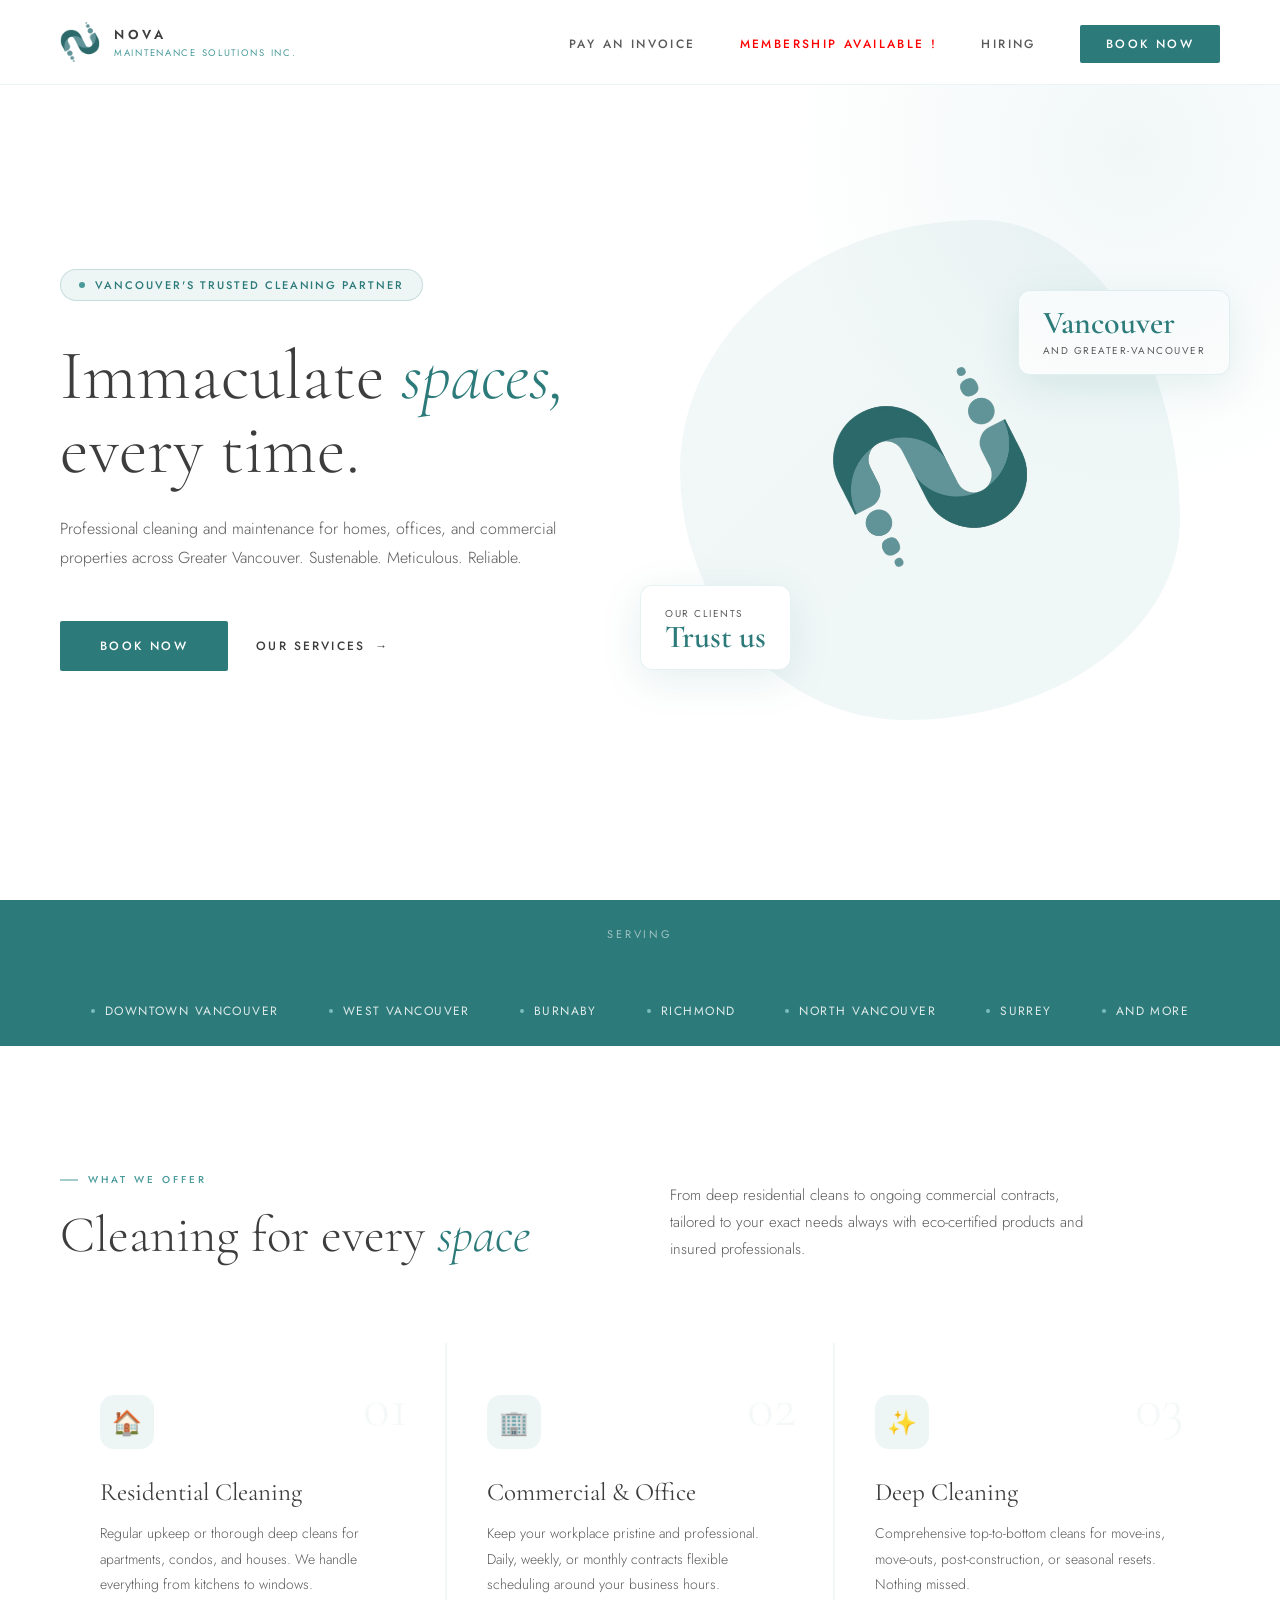
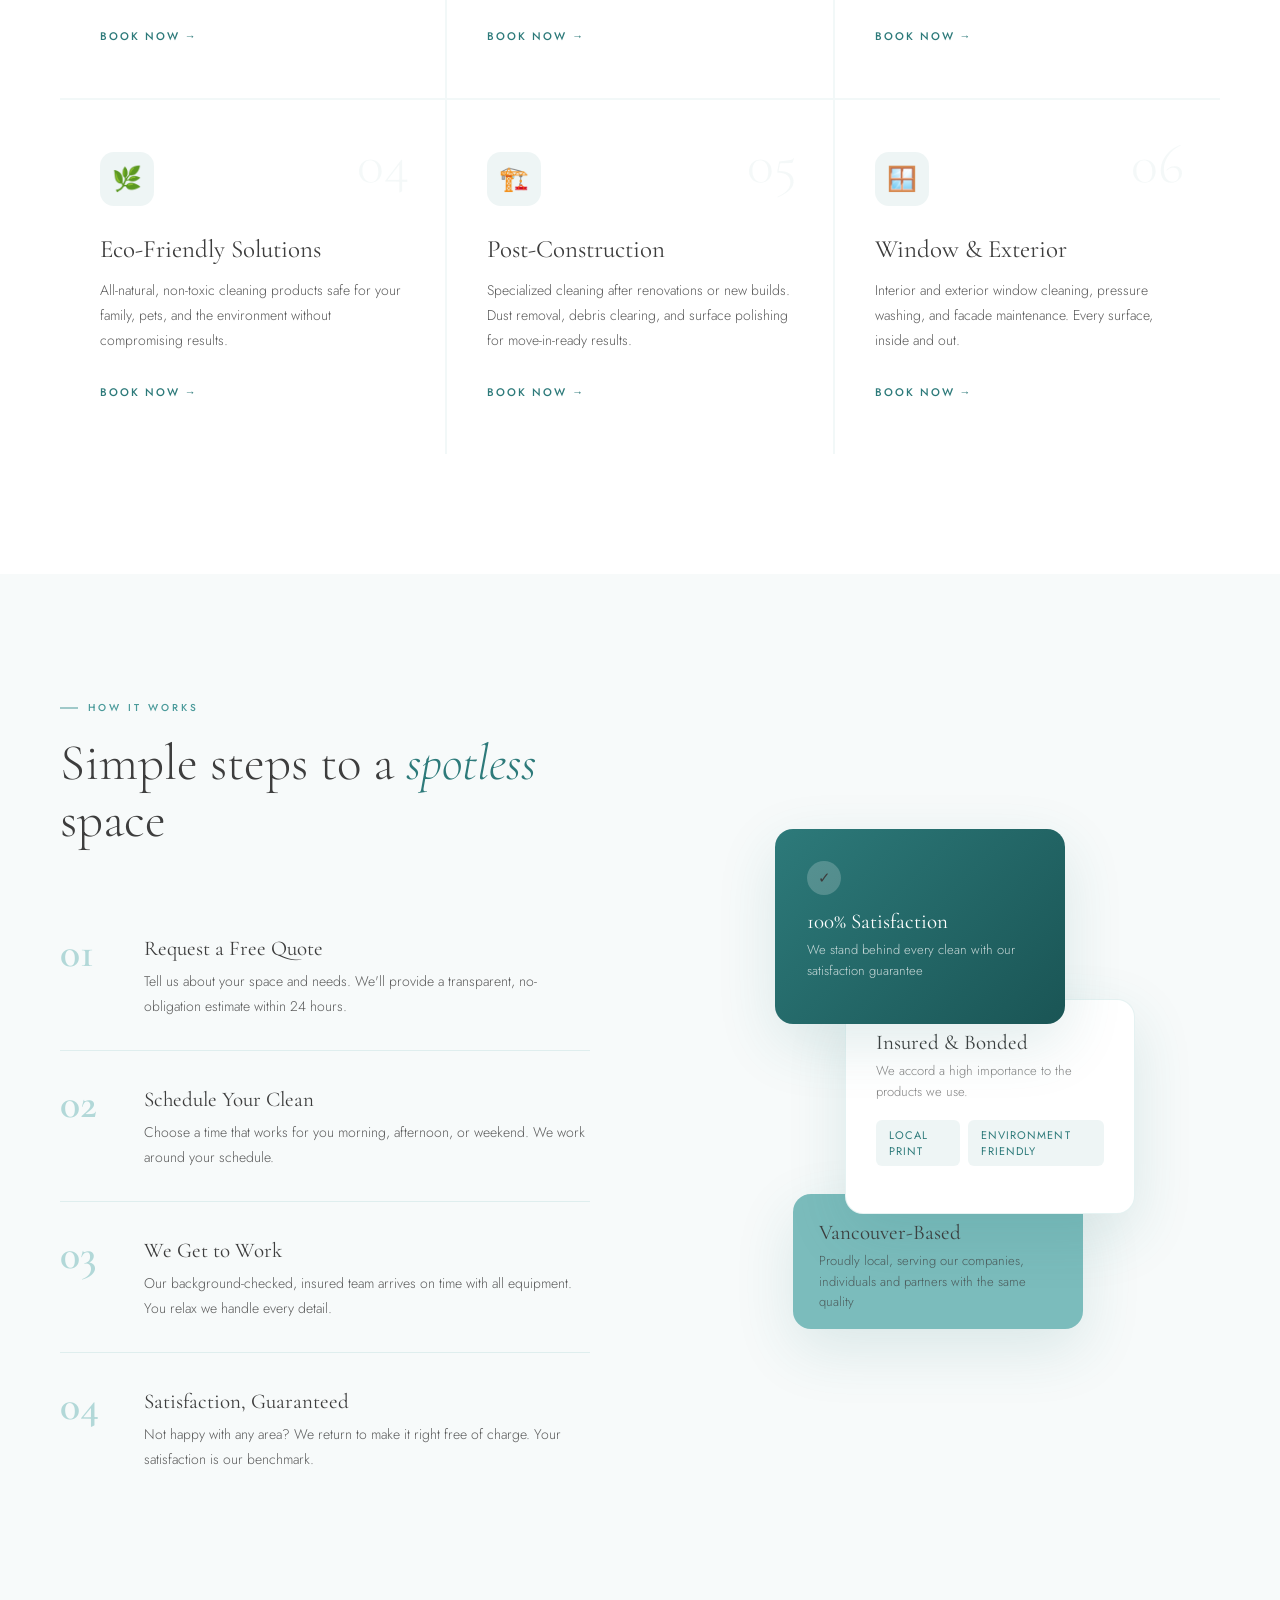
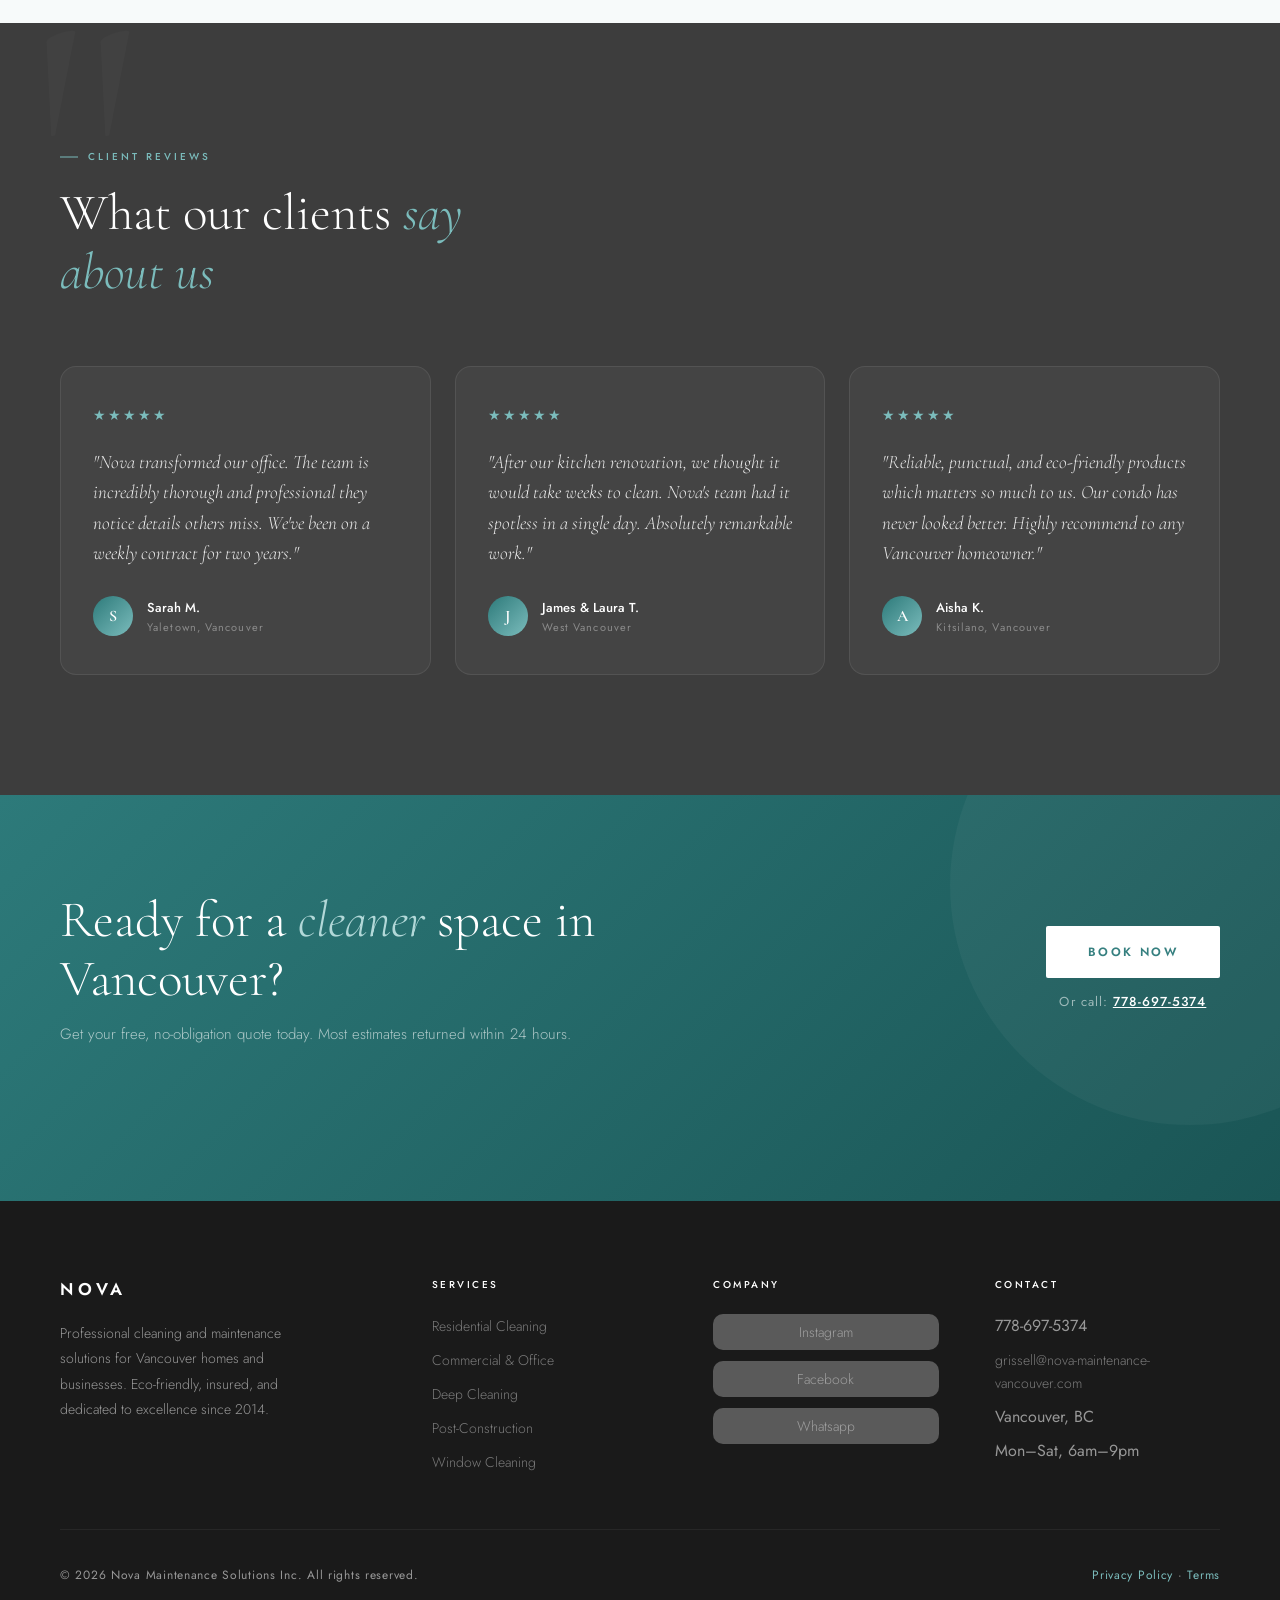
<file: index.html>
<!DOCTYPE html>
<html lang="en">

<head>
  <meta charset="UTF-8">
  <meta name="viewport" content="width=device-width, initial-scale=1.0">
  <meta name="description"
    content="Professional cleaning and maintenance for homes, offices, and commercial properties across Greater Vancouver. Sustenable. Meticulous. Reliable.">
  <title>Nova Maintenance Solutions Inc. | Vancouver</title>

  <link rel="stylesheet" href="./assets/style.css">
  <!-- Standard favicons -->
  <link rel="icon" type="image/png" sizes="16x16" href="./assets/favicon/favicon-16x16.png">
  <link rel="icon" type="image/png" sizes="32x32" href="./assets/favicon/favicon-32x32.png">
  <link rel="shortcut icon" type="image/x-icon" href="./assets/favicon/favicon.ico"> <!-- fallback -->

  <!-- Apple devices -->
  <link rel="apple-touch-icon" sizes="180x180" href="./assets/favicon/apple-touch-icon.png">
  <link rel="apple-touch-icon" sizes="152x152" href="./assets/favicon/apple-touch-icon-152x152.png">
  <link rel="apple-touch-icon" sizes="120x120" href="./assets/favicon/apple-touch-icon-120x120.png">
  <link rel="apple-touch-icon" sizes="76x76" href="./assets/favicon/apple-touch-icon-76x76.png">

  <!-- Android / PWA -->
  <link rel="manifest" href="./assets/favicon/site.webmanifest">
  <meta name="theme-color" content="#ffffff"> <!-- sets mobile browser toolbar color -->


  <!-- Windows / Microsoft Tiles -->
  <meta name="msapplication-TileColor" content="#2b5797">
  <meta name="msapplication-TileImage" content="/mstile-150x150.png">
  <link
    href="https://fonts.googleapis.com/css2?family=Cormorant+Garamond:wght@300;400;600&family=Jost:wght@200;300;400;500;600&display=swap"
    rel="stylesheet">

  <!-- Google Tag Manager -->
  <script>(function (w, d, s, l, i) {
      w[l] = w[l] || []; w[l].push({
        'gtm.start':
          new Date().getTime(), event: 'gtm.js'
      }); var f = d.getElementsByTagName(s)[0],
        j = d.createElement(s), dl = l != 'dataLayer' ? '&l=' + l : ''; j.async = true; j.src =
          'https://www.googletagmanager.com/gtm.js?id=' + i + dl; f.parentNode.insertBefore(j, f);
    })(window, document, 'script', 'dataLayer', 'GTM-MHZZBN6B');</script>
  <!-- End Google Tag Manager -->
  <!-- Google tag (gtag.js) -->
  <script async src="https://www.googletagmanager.com/gtag/js?id=G-G107GQPG18"></script>
  <script>
    window.dataLayer = window.dataLayer || [];
    function gtag() { dataLayer.push(arguments); }
    gtag('js', new Date());

    gtag('config', 'G-G107GQPG18');
  </script>
</head>

<body>
  <nav id="navbar">
    <a href="#" class="nav-logo">
      <img src="./nova_logo.svg" width="40" height="40" alt="">
      <div class="nav-logo-text">
        <span>NOVA</span>
        <span>Maintenance Solutions Inc.</span>
      </div>
    </a>

    <ul class="nav-links">
      <li><a href="https://buy.stripe.com/14A5kE2o011HdVOa8f9ws00">Pay an invoice</a></li>
      <li><a href="https://forms.gle/LwBgo2q9eRAqD328A" class="membership">Membership available !</a></li>
      <li><a href="https://tally.so/r/xXNeq5">Hiring</a></li>
      <li><a href="#contact" class="nav-cta">Book now</a></li>
    </ul>

    <button class="burger menu" id="burgerBtn" type="button" aria-label="Toggle menu" aria-expanded="false">
      <span class="bar"></span>
      <span class="bar"></span>
      <span class="bar"></span>
    </button>
  </nav>


  <section class="hero">
    <div class="hero-content">
      <div class="hero-badge"><span class="dot"></span><span>Vancouver's Trusted Cleaning Partner</span></div>
      <h1>Immaculate <em>spaces,</em> every time.</h1>
      <p>Professional cleaning and maintenance for homes, offices, and commercial properties across Greater Vancouver.
        Sustenable. Meticulous. Reliable.</p>
      <div class="hero-actions">
        <a href="#contact" class="btn-primary">Book now</a>
        <a href="#services" class="btn-ghost">Our Services<span>→</span></a>
      </div>
    </div>
    <div class="hero-visual">
      <div class="hero-blob">
        <div class="hero-logo-large">
          <img src="./nova_logo.svg" width="200" height="200" alt="">
        </div>
      </div>
      <div class="hero-stat s1">
        <div class="stat-label">Our Clients</div>
        <div class="stat-num">Trust us</div>
      </div>
      <div class="hero-stat s2">
        <div class="stat-num">Vancouver</div>
        <div class="stat-label">and Greater-Vancouver</div>
      </div>
    </div>
  </section>

  <div class="trusted">
    <span class="trusted-label">Serving</span>
    <div class="trusted-items">
      <div class="trusted-item">Downtown Vancouver</div>
      <div class="trusted-item">West Vancouver</div>
      <div class="trusted-item">Burnaby</div>
      <div class="trusted-item">Richmond</div>
      <div class="trusted-item">North Vancouver</div>
      <div class="trusted-item">Surrey</div>
      <div class="trusted-item">and more</div>
    </div>
  </div>

  <section class="services" id="services">
    <div class="section-header reveal">
      <div>
        <div class="section-tag">What We Offer</div>
        <h2>Cleaning for every <em>space</em></h2>
      </div>
      <p class="section-desc">From deep residential cleans to ongoing commercial contracts, tailored to your exact needs

        always with eco-certified products and insured professionals.</p>
    </div>
    <div class="services-grid">
      <div class="service-card reveal">
        <div class="svc-num">01</div>
        <div class="svc-icon">🏠</div>
        <h3>Residential Cleaning</h3>
        <p>Regular upkeep or thorough deep cleans for apartments, condos, and houses. We handle everything from kitchens
          to windows.</p>
        <a href="#contact" class="svc-link">Book Now →</a>
      </div>
      <div class="service-card reveal">
        <div class="svc-num">02</div>
        <div class="svc-icon">🏢</div>
        <h3>Commercial & Office</h3>
        <p>Keep your workplace pristine and professional. Daily, weekly, or monthly contracts
          flexible scheduling
          around your business hours.</p>
        <a href="#contact" class="svc-link">Book Now →</a>
      </div>
      <div class="service-card reveal">
        <div class="svc-num">03</div>
        <div class="svc-icon">✨</div>
        <h3>Deep Cleaning</h3>
        <p>Comprehensive top-to-bottom cleans for move-ins, move-outs, post-construction, or seasonal resets. Nothing
          missed.</p>
        <a href="#contact" class="svc-link">Book Now →</a>
      </div>
      <div class="service-card reveal">
        <div class="svc-num">04</div>
        <div class="svc-icon">🌿</div>
        <h3>Eco-Friendly Solutions</h3>
        <p>All-natural, non-toxic cleaning products safe for your family, pets, and the environment
          without
          compromising results.</p>
        <a href="#contact" class="svc-link">Book Now →</a>
      </div>
      <div class="service-card reveal">
        <div class="svc-num">05</div>
        <div class="svc-icon">🏗️</div>
        <h3>Post-Construction</h3>
        <p>Specialized cleaning after renovations or new builds. Dust removal, debris clearing, and surface polishing
          for move-in-ready results.</p>
        <a href="#contact" class="svc-link">Book Now →</a>
      </div>
      <div class="service-card reveal">
        <div class="svc-num">06</div>
        <div class="svc-icon">🪟</div>
        <h3>Window & Exterior</h3>
        <p>Interior and exterior window cleaning, pressure washing, and facade maintenance. Every surface, inside and
          out.</p>
        <a href="#contact" class="svc-link">Book Now →</a>
      </div>
    </div>
  </section>

  <section class="process" id="process">
    <div class="process-grid">
      <div>
        <div class="section-tag reveal">How It Works</div>
        <p class="process-h2 reveal">Simple steps to a <em>spotless</em> space</p>
        <div>
          <div class="step reveal">
            <div class="step-num">01</div>
            <div>
              <h4>Request a Free Quote</h4>
              <p>Tell us about your space and needs. We'll provide a transparent, no-obligation estimate within 24
                hours.</p>
            </div>
          </div>
          <div class="step reveal">
            <div class="step-num">02</div>
            <div>
              <h4>Schedule Your Clean</h4>
              <p>Choose a time that works for you
                morning, afternoon, or weekend. We work around your schedule.</p>
            </div>
          </div>
          <div class="step reveal">
            <div class="step-num">03</div>
            <div>
              <h4>We Get to Work</h4>
              <p>Our background-checked, insured team arrives on time with all equipment. You relax
                we handle every
                detail.</p>
            </div>
          </div>
          <div class="step reveal">
            <div class="step-num">04</div>
            <div>
              <h4>Satisfaction, Guaranteed</h4>
              <p>Not happy with any area? We return to make it right
                free of charge. Your satisfaction is our
                benchmark.</p>
            </div>
          </div>
        </div>
      </div>
      <div style="display:flex;justify-content:center;align-items:center;" class="reveal">
        <div class="process-cards">
          <div class="pcard">
            <div class="pcard-check">✓</div>
            <h5>100% Satisfaction</h5>
            <p>We stand behind every clean with our satisfaction guarantee</p>
          </div>
          <div class="pcard">
            <h5 style="color:var(--charcoal);">Insured & Bonded</h5>
            <p style="color:var(--charcoal-light);">We accord a high importance to the products we use.</p>
            <div class="badge-row">
              <div class="badge">LOCAL PRINT</div>
              <div class="badge">ENVIRONMENT FRIENDLY</div>
            </div>
          </div>
          <div class="pcard">
            <h5 style="color:var(--charcoal);">Vancouver-Based</h5>
            <p style="color:var(--charcoal);">Proudly local, serving our companies, individuals and partners with the
              same quality</p>
          </div>
        </div>
      </div>
    </div>
  </section>

  <section class="testimonials" id="testimonials">
    <div class="section-tag testi-tag reveal">Client Reviews</div>
    <p class="testi-h2 reveal">What our clients <em>say about us</em></p>
    <div class="testi-grid">
      <div class="tcard reveal">
        <div class="stars">★★★★★</div>
        <blockquote>"Nova transformed our office. The team is incredibly thorough and professional
          they notice details
          others miss. We've been on a weekly contract for two years."</blockquote>
        <div class="tauthor">
          <div class="tavatar">S</div>
          <div>
            <div class="tname">Sarah M.</div>
            <div class="tloc">Yaletown, Vancouver</div>
          </div>
        </div>
      </div>
      <div class="tcard reveal">
        <div class="stars">★★★★★</div>
        <blockquote>"After our kitchen renovation, we thought it would take weeks to clean. Nova's team had it spotless
          in a single day. Absolutely remarkable work."</blockquote>
        <div class="tauthor">
          <div class="tavatar">J</div>
          <div>
            <div class="tname">James & Laura T.</div>
            <div class="tloc">West Vancouver</div>
          </div>
        </div>
      </div>
      <div class="tcard reveal">
        <div class="stars">★★★★★</div>
        <blockquote>"Reliable, punctual, and eco-friendly products which matters so much to us. Our condo has never
          looked better. Highly recommend to any Vancouver homeowner."</blockquote>
        <div class="tauthor">
          <div class="tavatar">A</div>
          <div>
            <div class="tname">Aisha K.</div>
            <div class="tloc">Kitsilano, Vancouver</div>
          </div>
        </div>
      </div>
    </div>
  </section>

  <section class="cta-banner" id="contact">
    <div>
      <p class="cta-h2">Ready for a <em>cleaner</em> space in Vancouver?</p>
      <p class="cta-sub">Get your free, no-obligation quote today. Most estimates returned within 24 hours.</p>
    </div>
    <div class="cta-right">
      <a href="https://cal.com/nova-maintenance-vancouver/booking" class="btn-white">BOOK NOW</a>
      <p class="cta-phone">Or call: <strong><a href="tel:+17786975374">778-697-5374</a></strong></p>
    </div>
    <stripe-buy-button id="pay" buy-button-id="buy_btn_1TMa1bJa7tEngCB6jFcuKD1P"
      publishable-key="pk_test_51TGjArJa7tEngCB6yQkMxNMtyNJf1JLLPtRGJIQvcXbohtfhihAlumvIOP6xcRxsHTmIoyOgvZyV50QxqzBKzHAW00U4d64BPt">
    </stripe-buy-button>
  </section>



  <footer>
    <div class="footer-top">
      <div class="fbrand">
        <div class="fbrand-name">NOVA</div>
        <p>Professional cleaning and maintenance solutions for Vancouver homes and businesses. Eco-friendly, insured,
          and dedicated to excellence since 2014.</p>
      </div>
      <div class="fcol">
        <h6>Services</h6>
        <ul>
          <li><a href="#">Residential Cleaning</a></li>
          <li><a href="#">Commercial & Office</a></li>
          <li><a href="#">Deep Cleaning</a></li>
          <li><a href="#">Post-Construction</a></li>
          <li><a href="#">Window Cleaning</a></li>
        </ul>
      </div>
      <div class="fcol">
        <h6>Company</h6>
        <ul class="social-networks">
          <li><a
              href="https://www.instagram.com/nova_maintenance_?igsh=MWc1Nm84YzI4OXcweg%3D%3D&utm_source=qr">Instagram</a>
          </li>
          <li><a href="https://www.facebook.com/people/Nova-Maintenance-Solutions-Inc/61586247852548/">Facebook</a></li>
          <li><a
              href="https://wa.me/17786975374?text=Hello%2C%20I%20am%20contacting%20you%20from%20your%20website%20and%20I%20am%20interested%20in%20your%20services.">Whatsapp</a>
          </li>
        </ul>
      </div>
      <div class="fcol">
        <h6>Contact</h6>
        <ul>
          <li><a href="tel:+17786975374"></a>778-697-5374</li>
          <li><a href="mailto:grissell@nova-maintenance-vancouver.com">grissell@nova-maintenance-vancouver.com</a></li>
          <li>Vancouver, BC</li>
          <li>Mon–Sat, 6am–9pm</li>
        </ul>
      </div>
    </div>
    <div class="footer-btm">
      <span>© 2026 Nova Maintenance Solutions Inc. All rights reserved.</span>
      <span><a href="#">Privacy Policy</a> · <a href="#">Terms</a></span>
    </div>
  </footer>
  <script src="./assets/index.js" defer>
  </script>
  <!-- Google Tag Manager (noscript) -->
  <noscript><iframe src="https://www.googletagmanager.com/ns.html?id=GTM-MHZZBN6B" height="0" width="0"
      style="display:none;visibility:hidden"></iframe></noscript>
  <!-- End Google Tag Manager (noscript) -->
</body>

</html>
</file>
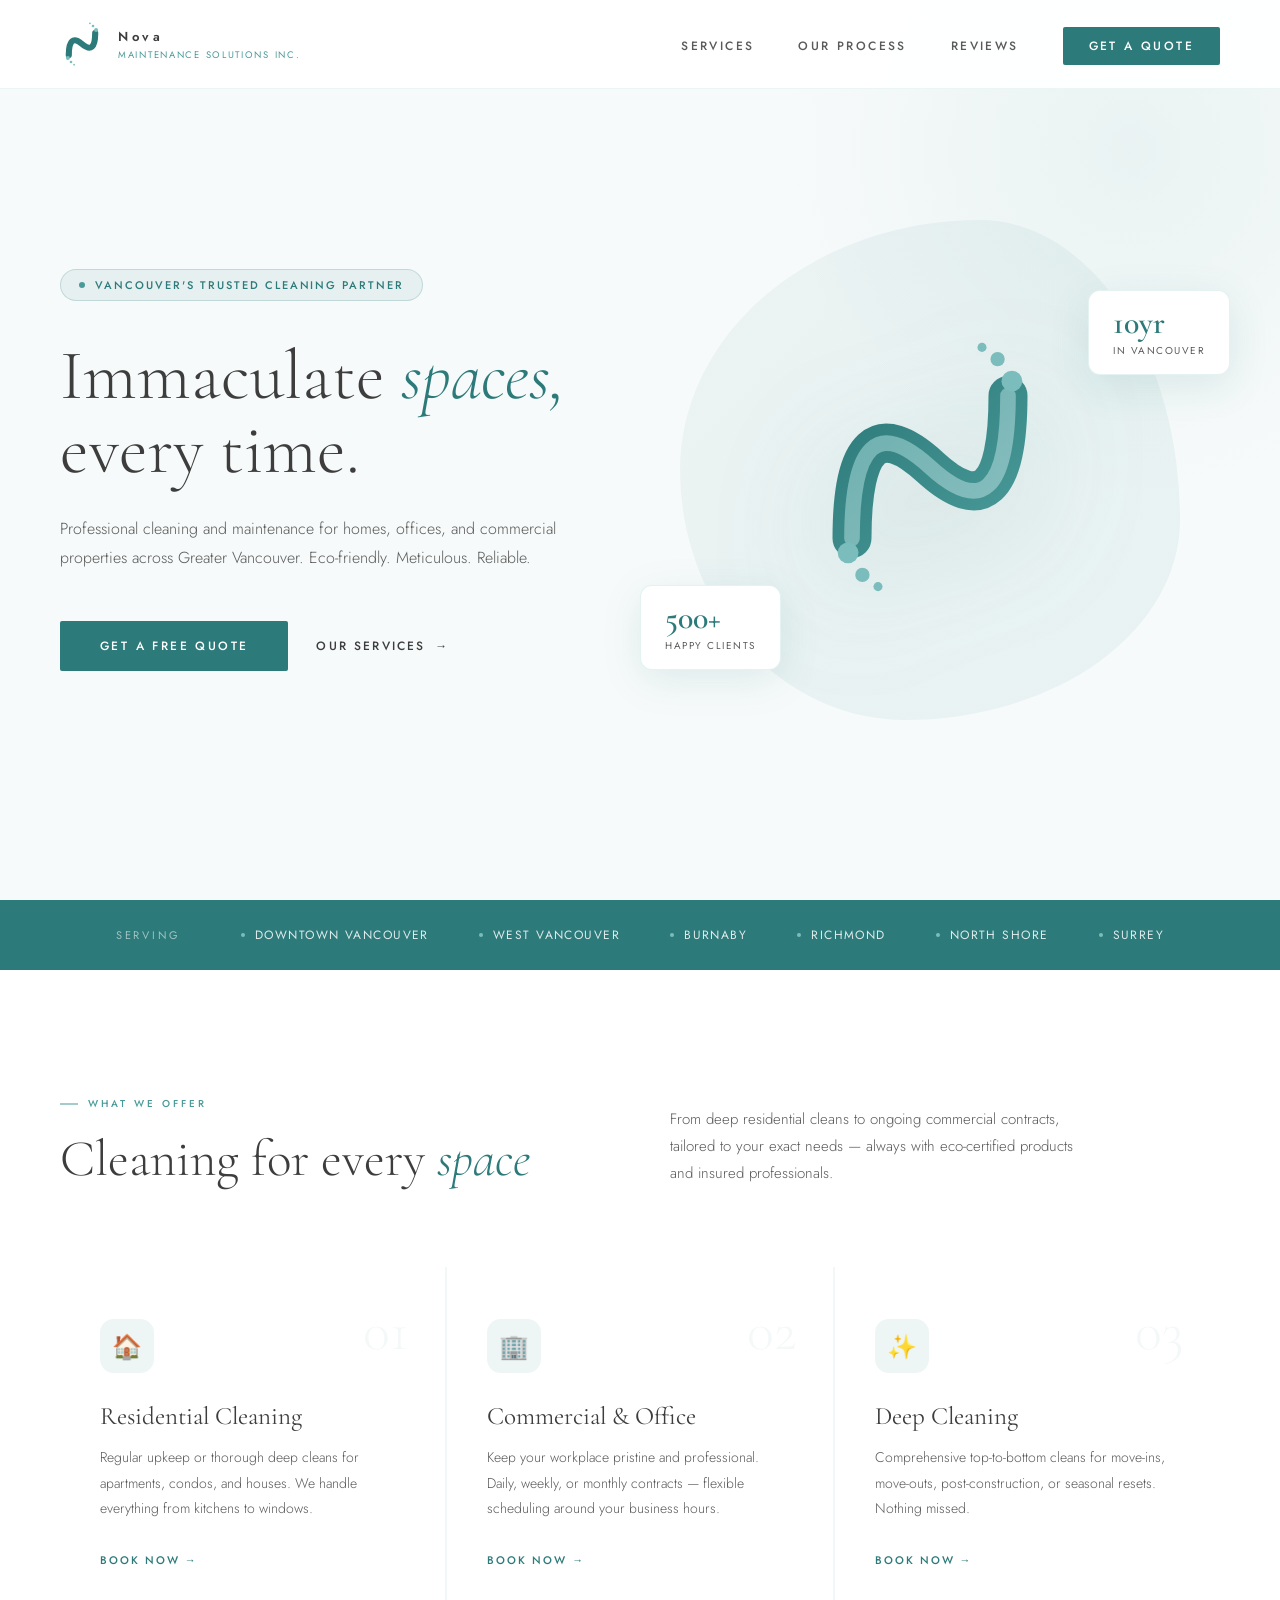
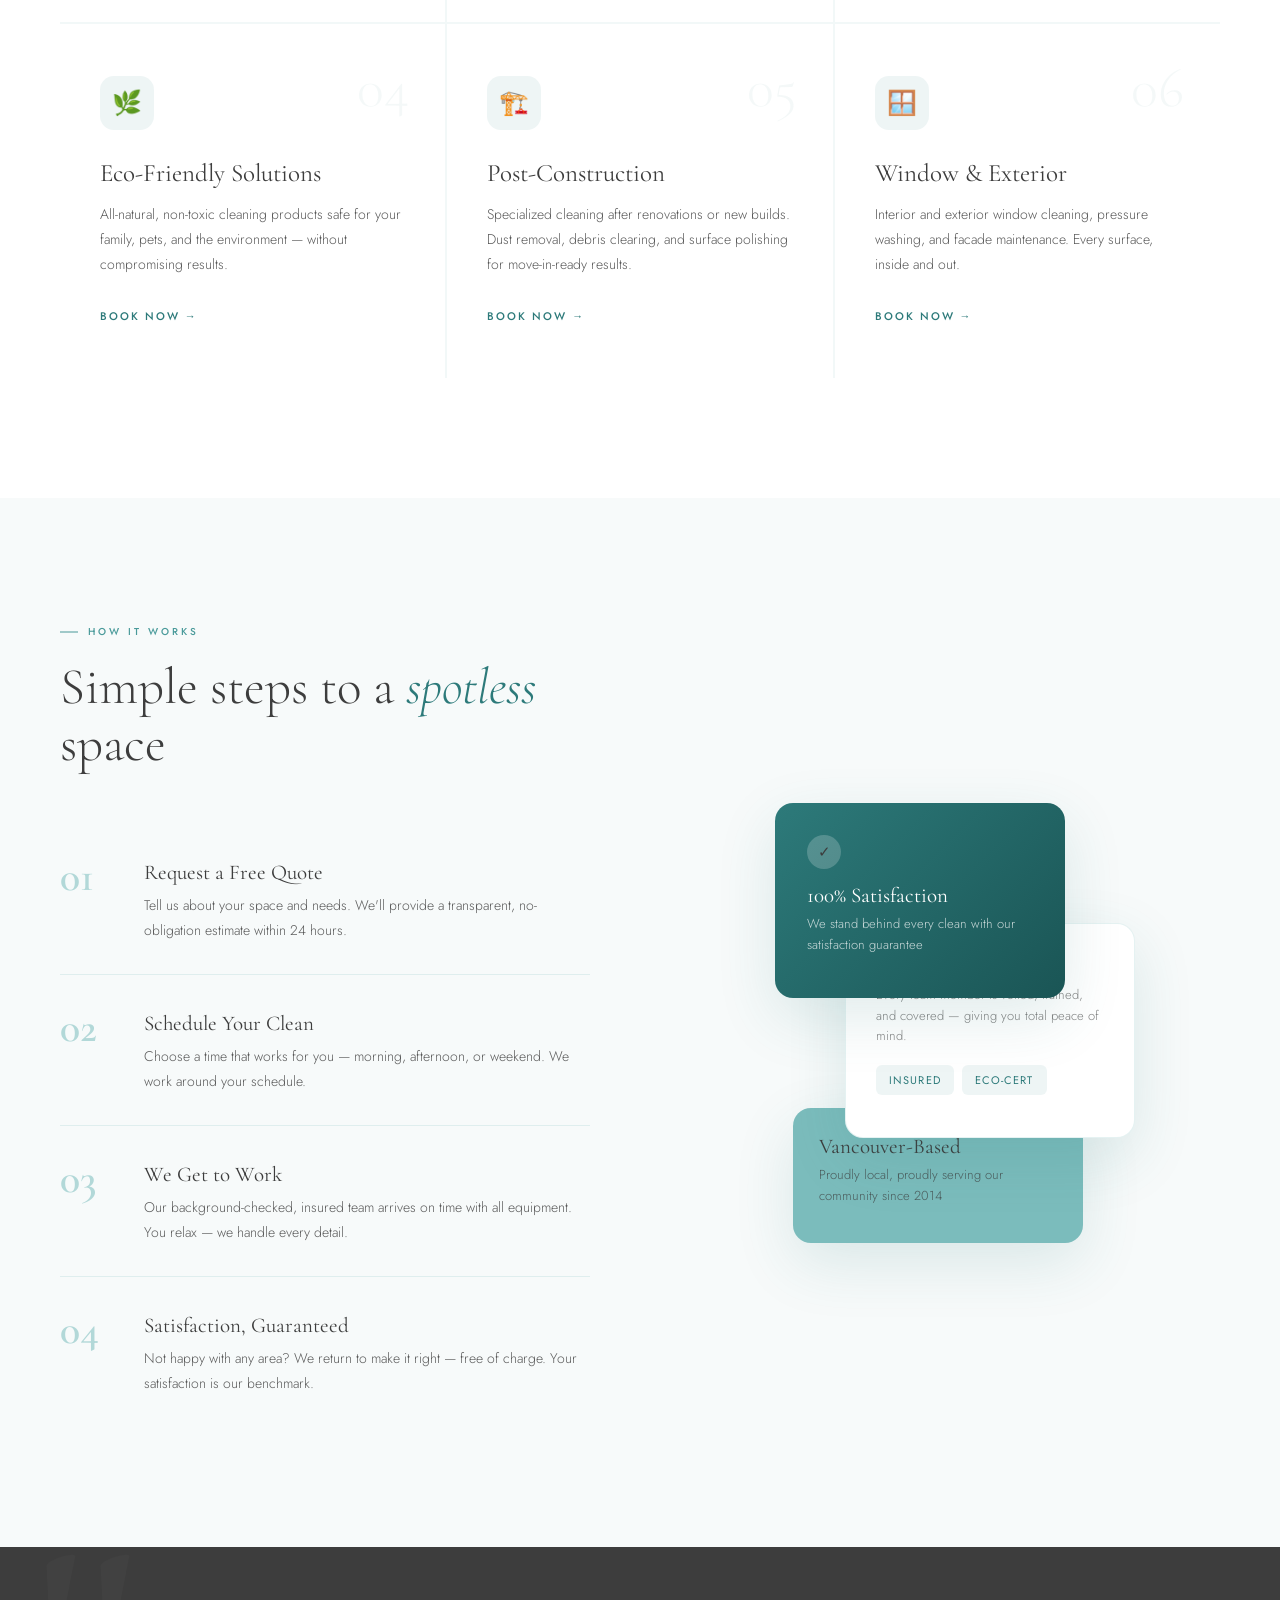
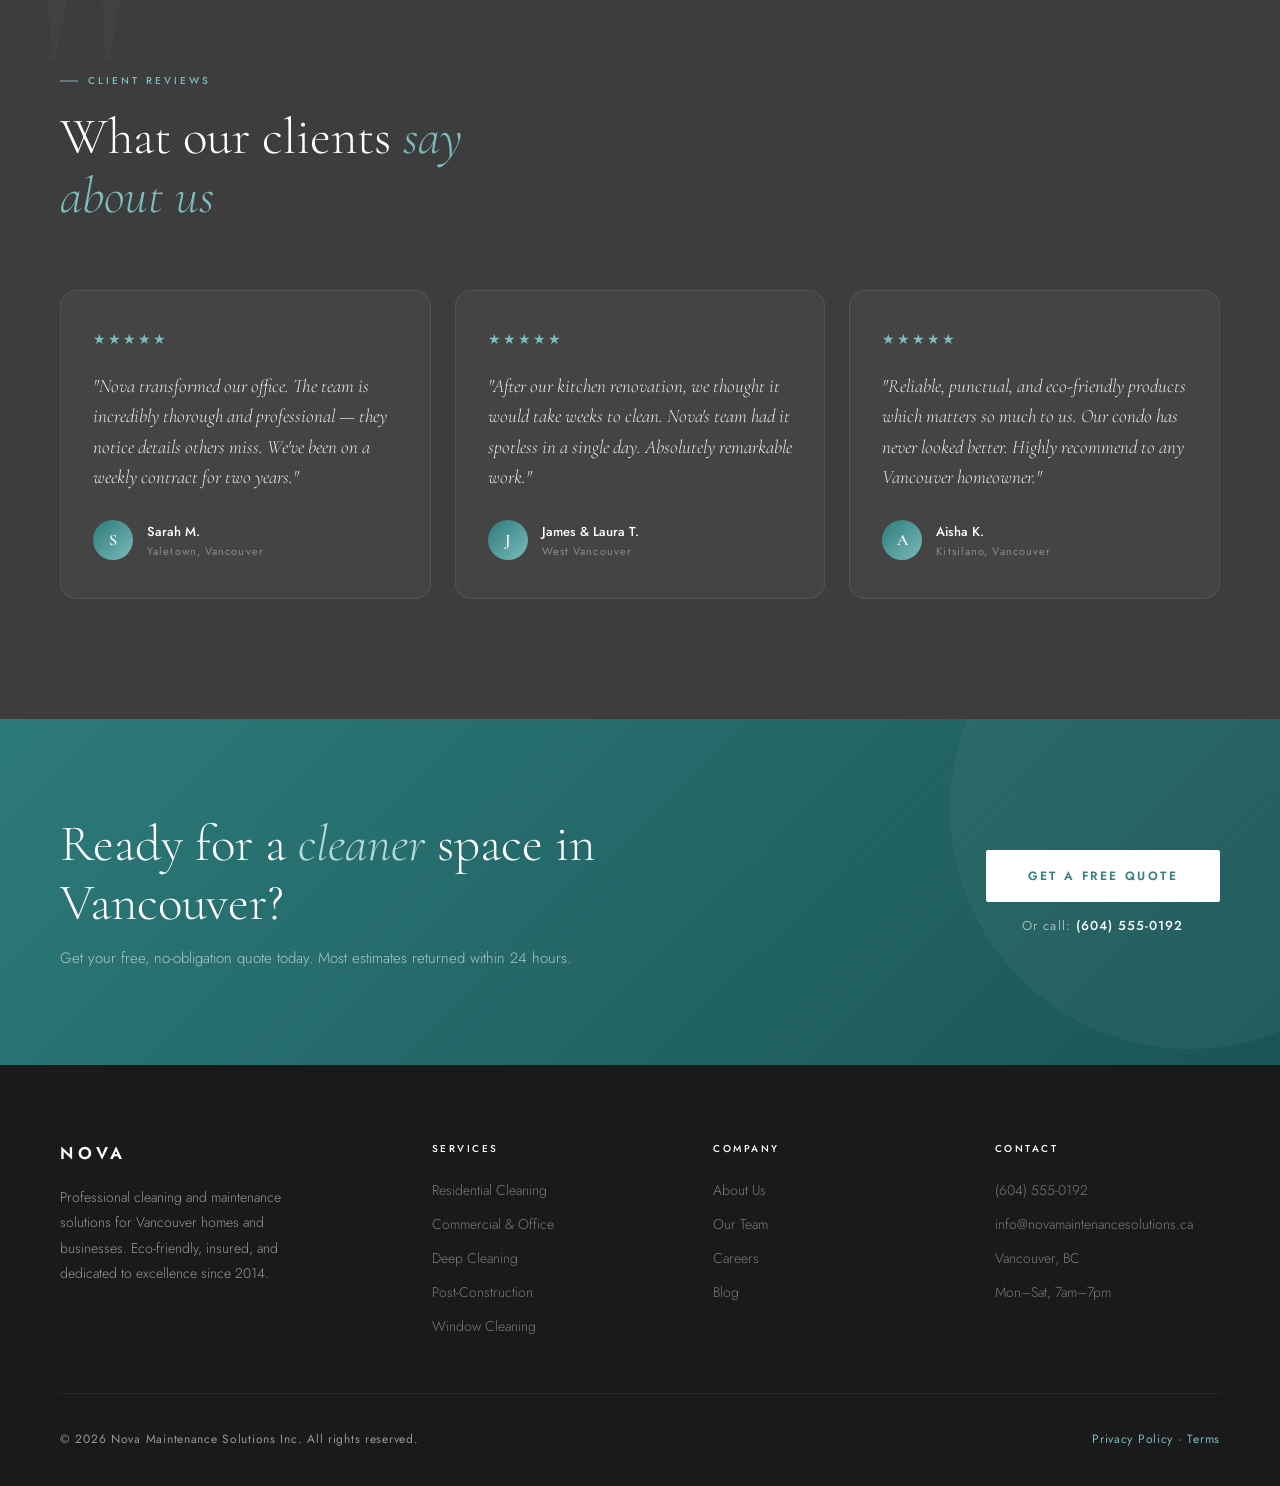
<file: homepage.html>
<!DOCTYPE html>
<html lang="en">
<head>
<meta charset="UTF-8">
<meta name="viewport" content="width=device-width, initial-scale=1.0">
<title>Nova Maintenance Solutions Inc. | Vancouver</title>
<link href="https://fonts.googleapis.com/css2?family=Cormorant+Garamond:wght@300;400;600&family=Jost:wght@200;300;400;500;600&display=swap" rel="stylesheet">
<style>
  :root {
    --teal-dark: #2d7a7a;
    --teal-mid: #4a9a9a;
    --teal-light: #7bbcbc;
    --teal-pale: #b2d8d8;
    --charcoal: #3d3d3d;
    --charcoal-light: #5a5a5a;
    --white: #ffffff;
    --off-white: #f7fafa;
  }
  * { margin: 0; padding: 0; box-sizing: border-box; }
  html { scroll-behavior: smooth; }
  body { font-family: 'Jost', sans-serif; color: var(--charcoal); background: var(--white); overflow-x: hidden; }

  nav { position: fixed; top: 0; left: 0; right: 0; z-index: 100; display: flex; align-items: center; justify-content: space-between; padding: 22px 60px; background: rgba(255,255,255,0.92); backdrop-filter: blur(12px); border-bottom: 1px solid rgba(125,188,188,0.15); transition: box-shadow 0.3s; }
  nav.scrolled { box-shadow: 0 4px 30px rgba(45,122,122,0.1); }
  .nav-logo { display: flex; align-items: center; gap: 14px; text-decoration: none; }
  .nav-logo svg { width: 44px; height: 44px; }
  .nav-logo-text span:first-child { display: block; font-weight: 600; letter-spacing: 0.28em; font-size: 13px; color: var(--charcoal); }
  .nav-logo-text span:last-child { display: block; font-size: 9.5px; letter-spacing: 0.18em; color: var(--teal-mid); font-weight: 400; text-transform: uppercase; margin-top: 2px; }
  .nav-links { display: flex; align-items: center; gap: 44px; list-style: none; }
  .nav-links a { text-decoration: none; font-size: 12px; letter-spacing: 0.2em; font-weight: 500; color: var(--charcoal-light); text-transform: uppercase; transition: color 0.3s; }
  .nav-links a:hover { color: var(--teal-dark); }
  .nav-cta { background: var(--teal-dark) !important; color: var(--white) !important; padding: 10px 26px; border-radius: 2px; }
  .nav-cta:hover { background: var(--teal-mid) !important; color: var(--white) !important; }

  .hero { min-height: 100vh; display: grid; grid-template-columns: 1fr 1fr; align-items: center; padding: 120px 60px 80px; position: relative; overflow: hidden; background: var(--off-white); }
  .hero::before { content: ''; position: absolute; top: -200px; right: -200px; width: 700px; height: 700px; border-radius: 50%; background: radial-gradient(circle, rgba(75,154,154,0.08) 0%, transparent 70%); pointer-events: none; }
  .hero-content { position: relative; z-index: 2; max-width: 560px; }
  .hero-badge { display: inline-flex; align-items: center; gap: 10px; background: rgba(45,122,122,0.08); border: 1px solid rgba(45,122,122,0.2); padding: 7px 18px; border-radius: 50px; margin-bottom: 38px; animation: fadeUp 0.8s ease both; }
  .dot { width: 6px; height: 6px; border-radius: 50%; background: var(--teal-mid); animation: pulse 2s infinite; }
  @keyframes pulse { 0%,100%{opacity:1;transform:scale(1)}50%{opacity:0.5;transform:scale(1.4)} }
  .hero-badge span { font-size: 11px; letter-spacing: 0.18em; color: var(--teal-dark); font-weight: 500; text-transform: uppercase; }
  .hero h1 { font-family: 'Cormorant Garamond', serif; font-size: clamp(52px,5.5vw,78px); font-weight: 300; line-height: 1.05; color: var(--charcoal); margin-bottom: 28px; animation: fadeUp 0.8s 0.1s ease both; }
  .hero h1 em { font-style: italic; color: var(--teal-dark); }
  .hero > .hero-content > p { font-size: 16px; line-height: 1.8; color: var(--charcoal-light); font-weight: 300; margin-bottom: 48px; animation: fadeUp 0.8s 0.2s ease both; }
  .hero-actions { display: flex; align-items: center; gap: 28px; animation: fadeUp 0.8s 0.3s ease both; }
  .btn-primary { background: var(--teal-dark); color: var(--white); padding: 16px 40px; text-decoration: none; font-size: 12px; letter-spacing: 0.2em; font-weight: 500; text-transform: uppercase; border-radius: 2px; transition: background 0.3s, transform 0.2s; display: inline-block; }
  .btn-primary:hover { background: var(--teal-mid); transform: translateY(-2px); }
  .btn-ghost { color: var(--charcoal); text-decoration: none; font-size: 12px; letter-spacing: 0.18em; font-weight: 500; text-transform: uppercase; display: flex; align-items: center; gap: 10px; transition: color 0.3s, gap 0.3s; }
  .btn-ghost:hover { color: var(--teal-dark); gap: 16px; }

  .hero-visual { display: flex; justify-content: center; align-items: center; position: relative; animation: fadeIn 1.2s 0.4s ease both; }
  .hero-blob { width: 500px; height: 500px; border-radius: 60% 40% 55% 45% / 50% 60% 40% 50%; background: linear-gradient(135deg, rgba(45,122,122,0.06), rgba(123,188,188,0.12)); display: flex; align-items: center; justify-content: center; position: relative; animation: morph 8s ease-in-out infinite; }
  @keyframes morph { 0%,100%{border-radius:60% 40% 55% 45% / 50% 60% 40% 50%}50%{border-radius:40% 60% 45% 55% / 60% 40% 50% 60%} }
  .hero-logo-large svg { width: 260px; height: 260px; filter: drop-shadow(0 30px 60px rgba(45,122,122,0.18)); animation: float 5s ease-in-out infinite; }
  @keyframes float { 0%,100%{transform:translateY(0)}50%{transform:translateY(-16px)} }
  .hero-stat { position: absolute; background: white; border-radius: 12px; padding: 16px 24px; box-shadow: 0 10px 40px rgba(45,122,122,0.12); border: 1px solid rgba(125,188,188,0.2); }
  .hero-stat.s1 { bottom: 50px; left: 0; animation: float 5s 1s ease-in-out infinite; }
  .hero-stat.s2 { top: 70px; right: -10px; animation: float 5s 2s ease-in-out infinite; }
  .stat-num { font-family: 'Cormorant Garamond', serif; font-size: 32px; font-weight: 600; color: var(--teal-dark); line-height: 1; }
  .stat-label { font-size: 10px; letter-spacing: 0.15em; color: var(--charcoal-light); text-transform: uppercase; margin-top: 4px; }

  .trusted { background: var(--teal-dark); padding: 26px 60px; display: flex; align-items: center; justify-content: center; gap: 60px; flex-wrap: wrap; }
  .trusted-label { color: rgba(255,255,255,0.55); font-size: 11px; letter-spacing: 0.25em; text-transform: uppercase; }
  .trusted-items { display: flex; gap: 50px; align-items: center; flex-wrap: wrap; }
  .trusted-item { color: rgba(255,255,255,0.85); font-size: 12px; letter-spacing: 0.12em; text-transform: uppercase; display: flex; align-items: center; gap: 10px; }
  .trusted-item::before { content: ''; width: 4px; height: 4px; border-radius: 50%; background: var(--teal-light); flex-shrink: 0; }

  .services { padding: 120px 60px; background: var(--white); }
  .section-header { display: grid; grid-template-columns: 1fr 1fr; align-items: end; gap: 60px; margin-bottom: 80px; }
  .section-tag { display: inline-block; font-size: 10px; letter-spacing: 0.3em; color: var(--teal-mid); text-transform: uppercase; font-weight: 500; margin-bottom: 20px; position: relative; padding-left: 28px; }
  .section-tag::before { content: ''; position: absolute; left: 0; top: 50%; transform: translateY(-50%); width: 18px; height: 1px; background: var(--teal-mid); }
  .section-header h2 { font-family: 'Cormorant Garamond', serif; font-size: clamp(40px,4vw,58px); font-weight: 300; line-height: 1.1; color: var(--charcoal); }
  .section-header h2 em { color: var(--teal-dark); font-style: italic; }
  .section-desc { color: var(--charcoal-light); font-size: 15px; line-height: 1.8; font-weight: 300; max-width: 420px; }
  .services-grid { display: grid; grid-template-columns: repeat(3,1fr); gap: 2px; background: rgba(125,188,188,0.1); }
  .service-card { background: var(--white); padding: 52px 40px; position: relative; overflow: hidden; transition: transform 0.4s, box-shadow 0.4s; }
  .service-card::after { content: ''; position: absolute; bottom: 0; left: 0; right: 0; height: 3px; background: linear-gradient(90deg, var(--teal-dark), var(--teal-light)); transform: scaleX(0); transform-origin: left; transition: transform 0.4s; }
  .service-card:hover { transform: translateY(-6px); box-shadow: 0 20px 60px rgba(45,122,122,0.1); }
  .service-card:hover::after { transform: scaleX(1); }
  .svc-icon { width: 54px; height: 54px; border-radius: 14px; background: rgba(45,122,122,0.08); display: flex; align-items: center; justify-content: center; margin-bottom: 28px; font-size: 24px; transition: background 0.3s; }
  .service-card:hover .svc-icon { background: rgba(45,122,122,0.16); }
  .service-card h3 { font-family: 'Cormorant Garamond', serif; font-size: 25px; font-weight: 400; color: var(--charcoal); margin-bottom: 14px; }
  .service-card p { font-size: 14px; line-height: 1.8; color: var(--charcoal-light); font-weight: 300; margin-bottom: 26px; }
  .svc-link { font-size: 11px; letter-spacing: 0.18em; color: var(--teal-dark); text-transform: uppercase; text-decoration: none; font-weight: 500; display: inline-flex; align-items: center; gap: 8px; transition: gap 0.3s; }
  .svc-link:hover { gap: 14px; }
  .svc-num { position: absolute; top: 36px; right: 36px; font-family: 'Cormorant Garamond', serif; font-size: 56px; font-weight: 300; color: rgba(45,122,122,0.05); line-height: 1; user-select: none; }

  .process { padding: 120px 60px; background: var(--off-white); position: relative; overflow: hidden; }
  .process-grid { display: grid; grid-template-columns: 1fr 1fr; gap: 100px; align-items: center; }
  .process-h2 { font-family: 'Cormorant Garamond', serif; font-size: clamp(38px,4vw,54px); font-weight: 300; line-height: 1.1; color: var(--charcoal); margin-bottom: 52px; }
  .process-h2 em { color: var(--teal-dark); font-style: italic; }
  .step { display: grid; grid-template-columns: 56px 1fr; gap: 28px; padding: 32px 0; border-bottom: 1px solid rgba(125,188,188,0.2); align-items: start; transition: padding-left 0.3s; }
  .step:last-child { border-bottom: none; }
  .step:hover { padding-left: 10px; }
  .step-num { font-family: 'Cormorant Garamond', serif; font-size: 42px; font-weight: 600; color: var(--teal-pale); line-height: 1; transition: color 0.3s; }
  .step:hover .step-num { color: var(--teal-mid); }
  .step h4 { font-family: 'Cormorant Garamond', serif; font-size: 21px; font-weight: 400; color: var(--charcoal); margin-bottom: 8px; padding-top: 4px; }
  .step p { font-size: 14px; line-height: 1.75; color: var(--charcoal-light); font-weight: 300; }
  .process-cards { position: relative; width: 360px; height: 440px; }
  .pcard { position: absolute; width: 290px; border-radius: 18px; overflow: hidden; box-shadow: 0 20px 60px rgba(45,122,122,0.14); }
  .pcard:nth-child(1) { top: 0; left: 0; background: linear-gradient(135deg, var(--teal-dark), #1a5555); height: 195px; padding: 32px; z-index: 3; }
  .pcard:nth-child(2) { top: 120px; right: 0; background: white; height: 215px; padding: 30px; z-index: 2; border: 1px solid rgba(125,188,188,0.2); }
  .pcard:nth-child(3) { bottom: 0; left: 18px; background: var(--teal-light); height: 135px; padding: 26px; z-index: 1; }
  .pcard h5 { font-family: 'Cormorant Garamond', serif; font-size: 21px; font-weight: 400; margin-bottom: 6px; }
  .pcard p { font-size: 13px; opacity: 0.75; line-height: 1.6; font-weight: 300; }
  .pcard:nth-child(1) h5, .pcard:nth-child(1) p { color: white; }
  .pcard-check { width: 34px; height: 34px; border-radius: 50%; background: rgba(255,255,255,0.2); display: flex; align-items: center; justify-content: center; font-size: 15px; margin-bottom: 14px; }
  .badge-row { margin-top: 18px; display: flex; gap: 8px; }
  .badge { background: rgba(45,122,122,0.08); border-radius: 6px; padding: 7px 13px; font-size: 11px; color: var(--teal-dark); letter-spacing: 0.1em; }

  .testimonials { padding: 120px 60px; background: var(--charcoal); position: relative; overflow: hidden; }
  .testimonials::before { content: '"'; position: absolute; top: -60px; left: 30px; font-family: 'Cormorant Garamond', serif; font-size: 380px; color: rgba(255,255,255,0.02); line-height: 1; pointer-events: none; }
  .testi-tag { color: var(--teal-light) !important; }
  .testi-tag::before { background: var(--teal-light) !important; }
  .testi-h2 { font-family: 'Cormorant Garamond', serif; font-size: clamp(36px,4vw,54px); font-weight: 300; color: white; margin-bottom: 64px; max-width: 460px; line-height: 1.15; }
  .testi-h2 em { color: var(--teal-light); font-style: italic; }
  .testi-grid { display: grid; grid-template-columns: repeat(3,1fr); gap: 24px; }
  .tcard { background: rgba(255,255,255,0.04); border: 1px solid rgba(255,255,255,0.08); border-radius: 16px; padding: 38px 32px; transition: background 0.3s, transform 0.3s; }
  .tcard:hover { background: rgba(255,255,255,0.07); transform: translateY(-4px); }
  .stars { color: var(--teal-light); font-size: 14px; letter-spacing: 2px; margin-bottom: 22px; }
  .tcard blockquote { font-family: 'Cormorant Garamond', serif; font-size: 19px; font-weight: 300; color: rgba(255,255,255,0.88); line-height: 1.6; margin-bottom: 28px; font-style: italic; }
  .tauthor { display: flex; align-items: center; gap: 14px; }
  .tavatar { width: 40px; height: 40px; border-radius: 50%; background: linear-gradient(135deg, var(--teal-dark), var(--teal-light)); display: flex; align-items: center; justify-content: center; font-size: 16px; font-weight: 600; color: white; font-family: 'Cormorant Garamond', serif; }
  .tname { font-size: 13px; font-weight: 500; color: white; }
  .tloc { font-size: 11px; color: rgba(255,255,255,0.38); margin-top: 2px; letter-spacing: 0.1em; }

  .cta-banner { padding: 96px 60px; background: linear-gradient(135deg, var(--teal-dark), #1a5555); display: grid; grid-template-columns: 1fr auto; align-items: center; gap: 60px; position: relative; overflow: hidden; }
  .cta-banner::after { content: ''; position: absolute; right: -150px; top: -150px; width: 480px; height: 480px; border-radius: 50%; background: rgba(255,255,255,0.04); }
  .cta-h2 { font-family: 'Cormorant Garamond', serif; font-size: clamp(36px,4vw,58px); font-weight: 300; color: white; line-height: 1.15; max-width: 580px; }
  .cta-h2 em { font-style: italic; color: var(--teal-pale); }
  .cta-sub { color: rgba(255,255,255,0.62); font-size: 15px; margin-top: 14px; font-weight: 300; }
  .cta-right { display: flex; flex-direction: column; gap: 14px; align-items: center; }
  .btn-white { background: white; color: var(--teal-dark); padding: 17px 42px; text-decoration: none; font-size: 12px; letter-spacing: 0.2em; font-weight: 600; text-transform: uppercase; border-radius: 2px; transition: transform 0.2s, box-shadow 0.3s; white-space: nowrap; }
  .btn-white:hover { transform: translateY(-3px); box-shadow: 0 12px 40px rgba(0,0,0,0.2); }
  .cta-phone { color: rgba(255,255,255,0.55); font-size: 13px; letter-spacing: 0.08em; }
  .cta-phone strong { color: white; font-weight: 500; }

  footer { background: #1a1a1a; padding: 76px 60px 38px; color: rgba(255,255,255,0.55); }
  .footer-top { display: grid; grid-template-columns: 1.4fr 1fr 1fr 1fr; gap: 56px; padding-bottom: 56px; border-bottom: 1px solid rgba(255,255,255,0.06); margin-bottom: 36px; }
  .fbrand-name { font-weight: 600; letter-spacing: 0.28em; font-size: 17px; color: white; }
  .fbrand p { font-size: 14px; line-height: 1.8; font-weight: 300; margin-top: 20px; max-width: 270px; }
  .fcol h6 { font-size: 10px; letter-spacing: 0.25em; text-transform: uppercase; color: white; margin-bottom: 22px; font-weight: 500; }
  .fcol ul { list-style: none; display: flex; flex-direction: column; gap: 11px; }
  .fcol ul a { color: rgba(255,255,255,0.42); text-decoration: none; font-size: 14px; font-weight: 300; transition: color 0.3s; }
  .fcol ul a:hover { color: var(--teal-light); }
  .footer-btm { display: flex; justify-content: space-between; align-items: center; font-size: 12px; letter-spacing: 0.06em; }
  .footer-btm a { color: var(--teal-light); text-decoration: none; }

  @keyframes fadeUp { from{opacity:0;transform:translateY(30px)}to{opacity:1;transform:translateY(0)} }
  @keyframes fadeIn { from{opacity:0}to{opacity:1} }
  .reveal { opacity: 0; transform: translateY(40px); transition: opacity 0.7s ease, transform 0.7s ease; }
  .reveal.visible { opacity: 1; transform: translateY(0); }

  @media(max-width:900px){
    nav{padding:16px 20px}
    .nav-links{display:none}
    .hero{grid-template-columns:1fr;padding:100px 24px 60px;text-align:center}
    .hero-visual{display:none}
    .hero-actions{justify-content:center;flex-wrap:wrap}
    .services,.process,.testimonials{padding:80px 24px}
    .section-header{grid-template-columns:1fr;gap:16px}
    .services-grid{grid-template-columns:1fr}
    .process-grid{grid-template-columns:1fr;gap:50px}
    .process-cards{display:none}
    .testi-grid{grid-template-columns:1fr}
    .cta-banner{grid-template-columns:1fr;padding:64px 24px}
    .footer-top{grid-template-columns:1fr 1fr;gap:36px}
    .trusted{gap:16px;padding:20px 24px;justify-content:flex-start}
  }
</style>
</head>
<body>

<nav id="navbar">
  <a href="#" class="nav-logo">
    <svg viewBox="0 0 100 100" fill="none">
      <path d="M20 75 Q20 25 50 50 Q80 75 80 25" stroke="#2d7a7a" stroke-width="14" stroke-linecap="round" fill="none"/>
      <circle cx="82" cy="18" r="4.5" fill="#7bbcbc"/>
      <circle cx="75" cy="9" r="3" fill="#7bbcbc"/>
      <circle cx="68" cy="3" r="2" fill="#7bbcbc"/>
      <circle cx="18" cy="82" r="4.5" fill="#7bbcbc"/>
      <circle cx="25" cy="91" r="3" fill="#7bbcbc"/>
      <circle cx="32" cy="97" r="2" fill="#7bbcbc"/>
    </svg>
    <div class="nav-logo-text">
      <span>Nova</span>
      <span>Maintenance Solutions Inc.</span>
    </div>
  </a>
  <ul class="nav-links">
    <li><a href="#services">Services</a></li>
    <li><a href="#process">Our Process</a></li>
    <li><a href="#testimonials">Reviews</a></li>
    <li><a href="#contact" class="nav-cta">Get a Quote</a></li>
  </ul>
</nav>

<section class="hero">
  <div class="hero-content">
    <div class="hero-badge"><span class="dot"></span><span>Vancouver's Trusted Cleaning Partner</span></div>
    <h1>Immaculate <em>spaces,</em> every time.</h1>
    <p>Professional cleaning and maintenance for homes, offices, and commercial properties across Greater Vancouver. Eco-friendly. Meticulous. Reliable.</p>
    <div class="hero-actions">
      <a href="#contact" class="btn-primary">Get a Free Quote</a>
      <a href="#services" class="btn-ghost">Our Services <span>→</span></a>
    </div>
  </div>
  <div class="hero-visual">
    <div class="hero-blob">
      <div class="hero-logo-large">
        <svg viewBox="0 0 200 200" fill="none">
          <defs>
            <linearGradient id="g1" x1="0%" y1="0%" x2="100%" y2="100%">
              <stop offset="0%" stop-color="#2d7a7a"/>
              <stop offset="100%" stop-color="#4a9a9a"/>
            </linearGradient>
            <linearGradient id="g2" x1="0%" y1="0%" x2="100%" y2="100%">
              <stop offset="0%" stop-color="#7bbcbc" stop-opacity="0.8"/>
              <stop offset="100%" stop-color="#b2d8d8" stop-opacity="0.6"/>
            </linearGradient>
          </defs>
          <path d="M40 155 Q40 45 100 100 Q160 155 160 45" stroke="url(#g1)" stroke-width="30" stroke-linecap="round" fill="none"/>
          <path d="M40 155 Q40 45 100 100 Q160 155 160 45" stroke="url(#g2)" stroke-width="12" stroke-linecap="round" fill="none"/>
          <circle cx="163" cy="34" r="8" fill="#7bbcbc"/>
          <circle cx="152" cy="17" r="5.5" fill="#7bbcbc"/>
          <circle cx="140" cy="8" r="3.5" fill="#7bbcbc"/>
          <circle cx="37" cy="166" r="8" fill="#7bbcbc"/>
          <circle cx="48" cy="183" r="5.5" fill="#7bbcbc"/>
          <circle cx="60" cy="192" r="3.5" fill="#7bbcbc"/>
        </svg>
      </div>
    </div>
    <div class="hero-stat s1">
      <div class="stat-num">500+</div>
      <div class="stat-label">Happy Clients</div>
    </div>
    <div class="hero-stat s2">
      <div class="stat-num">10yr</div>
      <div class="stat-label">In Vancouver</div>
    </div>
  </div>
</section>

<div class="trusted">
  <span class="trusted-label">Serving</span>
  <div class="trusted-items">
    <div class="trusted-item">Downtown Vancouver</div>
    <div class="trusted-item">West Vancouver</div>
    <div class="trusted-item">Burnaby</div>
    <div class="trusted-item">Richmond</div>
    <div class="trusted-item">North Shore</div>
    <div class="trusted-item">Surrey</div>
  </div>
</div>

<section class="services" id="services">
  <div class="section-header reveal">
    <div>
      <div class="section-tag">What We Offer</div>
      <h2>Cleaning for every <em>space</em></h2>
    </div>
    <p class="section-desc">From deep residential cleans to ongoing commercial contracts, tailored to your exact needs — always with eco-certified products and insured professionals.</p>
  </div>
  <div class="services-grid">
    <div class="service-card reveal">
      <div class="svc-num">01</div>
      <div class="svc-icon">🏠</div>
      <h3>Residential Cleaning</h3>
      <p>Regular upkeep or thorough deep cleans for apartments, condos, and houses. We handle everything from kitchens to windows.</p>
      <a href="#contact" class="svc-link">Book Now →</a>
    </div>
    <div class="service-card reveal">
      <div class="svc-num">02</div>
      <div class="svc-icon">🏢</div>
      <h3>Commercial & Office</h3>
      <p>Keep your workplace pristine and professional. Daily, weekly, or monthly contracts — flexible scheduling around your business hours.</p>
      <a href="#contact" class="svc-link">Book Now →</a>
    </div>
    <div class="service-card reveal">
      <div class="svc-num">03</div>
      <div class="svc-icon">✨</div>
      <h3>Deep Cleaning</h3>
      <p>Comprehensive top-to-bottom cleans for move-ins, move-outs, post-construction, or seasonal resets. Nothing missed.</p>
      <a href="#contact" class="svc-link">Book Now →</a>
    </div>
    <div class="service-card reveal">
      <div class="svc-num">04</div>
      <div class="svc-icon">🌿</div>
      <h3>Eco-Friendly Solutions</h3>
      <p>All-natural, non-toxic cleaning products safe for your family, pets, and the environment — without compromising results.</p>
      <a href="#contact" class="svc-link">Book Now →</a>
    </div>
    <div class="service-card reveal">
      <div class="svc-num">05</div>
      <div class="svc-icon">🏗️</div>
      <h3>Post-Construction</h3>
      <p>Specialized cleaning after renovations or new builds. Dust removal, debris clearing, and surface polishing for move-in-ready results.</p>
      <a href="#contact" class="svc-link">Book Now →</a>
    </div>
    <div class="service-card reveal">
      <div class="svc-num">06</div>
      <div class="svc-icon">🪟</div>
      <h3>Window & Exterior</h3>
      <p>Interior and exterior window cleaning, pressure washing, and facade maintenance. Every surface, inside and out.</p>
      <a href="#contact" class="svc-link">Book Now →</a>
    </div>
  </div>
</section>

<section class="process" id="process">
  <div class="process-grid">
    <div>
      <div class="section-tag reveal">How It Works</div>
      <p class="process-h2 reveal">Simple steps to a <em>spotless</em> space</p>
      <div>
        <div class="step reveal">
          <div class="step-num">01</div>
          <div>
            <h4>Request a Free Quote</h4>
            <p>Tell us about your space and needs. We'll provide a transparent, no-obligation estimate within 24 hours.</p>
          </div>
        </div>
        <div class="step reveal">
          <div class="step-num">02</div>
          <div>
            <h4>Schedule Your Clean</h4>
            <p>Choose a time that works for you — morning, afternoon, or weekend. We work around your schedule.</p>
          </div>
        </div>
        <div class="step reveal">
          <div class="step-num">03</div>
          <div>
            <h4>We Get to Work</h4>
            <p>Our background-checked, insured team arrives on time with all equipment. You relax — we handle every detail.</p>
          </div>
        </div>
        <div class="step reveal">
          <div class="step-num">04</div>
          <div>
            <h4>Satisfaction, Guaranteed</h4>
            <p>Not happy with any area? We return to make it right — free of charge. Your satisfaction is our benchmark.</p>
          </div>
        </div>
      </div>
    </div>
    <div style="display:flex;justify-content:center;align-items:center;" class="reveal">
      <div class="process-cards">
        <div class="pcard">
          <div class="pcard-check">✓</div>
          <h5>100% Satisfaction</h5>
          <p>We stand behind every clean with our satisfaction guarantee</p>
        </div>
        <div class="pcard">
          <h5 style="color:var(--charcoal);">Insured & Bonded</h5>
          <p style="color:var(--charcoal-light);">Every team member is vetted, trained, and covered — giving you total peace of mind.</p>
          <div class="badge-row">
            <div class="badge">INSURED</div>
            <div class="badge">ECO-CERT</div>
          </div>
        </div>
        <div class="pcard">
          <h5 style="color:var(--charcoal);">Vancouver-Based</h5>
          <p style="color:var(--charcoal);">Proudly local, proudly serving our community since 2014</p>
        </div>
      </div>
    </div>
  </div>
</section>

<section class="testimonials" id="testimonials">
  <div class="section-tag testi-tag reveal">Client Reviews</div>
  <p class="testi-h2 reveal">What our clients <em>say about us</em></p>
  <div class="testi-grid">
    <div class="tcard reveal">
      <div class="stars">★★★★★</div>
      <blockquote>"Nova transformed our office. The team is incredibly thorough and professional — they notice details others miss. We've been on a weekly contract for two years."</blockquote>
      <div class="tauthor">
        <div class="tavatar">S</div>
        <div>
          <div class="tname">Sarah M.</div>
          <div class="tloc">Yaletown, Vancouver</div>
        </div>
      </div>
    </div>
    <div class="tcard reveal">
      <div class="stars">★★★★★</div>
      <blockquote>"After our kitchen renovation, we thought it would take weeks to clean. Nova's team had it spotless in a single day. Absolutely remarkable work."</blockquote>
      <div class="tauthor">
        <div class="tavatar">J</div>
        <div>
          <div class="tname">James & Laura T.</div>
          <div class="tloc">West Vancouver</div>
        </div>
      </div>
    </div>
    <div class="tcard reveal">
      <div class="stars">★★★★★</div>
      <blockquote>"Reliable, punctual, and eco-friendly products which matters so much to us. Our condo has never looked better. Highly recommend to any Vancouver homeowner."</blockquote>
      <div class="tauthor">
        <div class="tavatar">A</div>
        <div>
          <div class="tname">Aisha K.</div>
          <div class="tloc">Kitsilano, Vancouver</div>
        </div>
      </div>
    </div>
  </div>
</section>

<section class="cta-banner" id="contact">
  <div>
    <p class="cta-h2">Ready for a <em>cleaner</em> space in Vancouver?</p>
    <p class="cta-sub">Get your free, no-obligation quote today. Most estimates returned within 24 hours.</p>
  </div>
  <div class="cta-right">
    <a href="mailto:info@novamaintenancesolutions.ca" class="btn-white">Get a Free Quote</a>
    <p class="cta-phone">Or call: <strong>(604) 555-0192</strong></p>
  </div>
</section>

<footer>
  <div class="footer-top">
    <div class="fbrand">
      <div class="fbrand-name">NOVA</div>
      <p>Professional cleaning and maintenance solutions for Vancouver homes and businesses. Eco-friendly, insured, and dedicated to excellence since 2014.</p>
    </div>
    <div class="fcol">
      <h6>Services</h6>
      <ul>
        <li><a href="#">Residential Cleaning</a></li>
        <li><a href="#">Commercial & Office</a></li>
        <li><a href="#">Deep Cleaning</a></li>
        <li><a href="#">Post-Construction</a></li>
        <li><a href="#">Window Cleaning</a></li>
      </ul>
    </div>
    <div class="fcol">
      <h6>Company</h6>
      <ul>
        <li><a href="#">About Us</a></li>
        <li><a href="#">Our Team</a></li>
        <li><a href="#">Careers</a></li>
        <li><a href="#">Blog</a></li>
      </ul>
    </div>
    <div class="fcol">
      <h6>Contact</h6>
      <ul>
        <li><a href="#">(604) 555-0192</a></li>
        <li><a href="#">info@novamaintenancesolutions.ca</a></li>
        <li><a href="#">Vancouver, BC</a></li>
        <li><a href="#">Mon–Sat, 7am–7pm</a></li>
      </ul>
    </div>
  </div>
  <div class="footer-btm">
    <span>© 2026 Nova Maintenance Solutions Inc. All rights reserved.</span>
    <span><a href="#">Privacy Policy</a> · <a href="#">Terms</a></span>
  </div>
</footer>

<script>
  window.addEventListener('scroll', () => {
    document.getElementById('navbar').classList.toggle('scrolled', window.scrollY > 40);
  });
  const observer = new IntersectionObserver((entries) => {
    entries.forEach((e, i) => {
      if (e.isIntersecting) {
        setTimeout(() => e.target.classList.add('visible'), i * 80);
        observer.unobserve(e.target);
      }
    });
  }, { threshold: 0.1 });
  document.querySelectorAll('.reveal').forEach(el => observer.observe(el));
</script>
</body>
</html>
</file>
<file: assets/style.css>
:root {
    --teal-dark: #2d7a7a;
    --teal-mid: #4a9a9a;
    --teal-light: #7bbcbc;
    --teal-pale: #b2d8d8;
    --charcoal: #3d3d3d;
    --charcoal-light: #5a5a5a;
    --white: #ffffff;
    --off-white: #f7fafa;
}

* {
    margin: 0;
    padding: 0;
    box-sizing: border-box;
}

html {
    scroll-behavior: smooth;
}

body {
    font-family: 'Jost', sans-serif;
    color: var(--charcoal);
    background: var(--white);
    overflow-x: hidden;
}

.hero-blob,
.hero-logo-large,
.hero-stat,
.hero::before,
.hero::after,
.cta-banner::after {
    pointer-events: none;
}

nav {
    position: fixed;
    top: 0;
    left: 0;
    right: 0;
    z-index: 100;
    display: flex;
    align-items: center;
    justify-content: space-between;
    padding: 22px 60px;
    background: rgba(255, 255, 255, 0.92);
    backdrop-filter: blur(12px);
    border-bottom: 1px solid rgba(125, 188, 188, 0.15);
    transition: box-shadow 0.3s;
}

nav.scrolled {
    box-shadow: 0 4px 30px rgba(45, 122, 122, 0.1);
}

.nav-logo {
    display: flex;
    align-items: center;
    gap: 14px;
    text-decoration: none;
}

.nav-logo svg {
    width: 44px;
    height: 44px;
}

.nav-logo-text span:first-child {
    display: block;
    font-weight: 600;
    letter-spacing: 0.28em;
    font-size: 13px;
    color: var(--charcoal);
}

.nav-logo-text span:last-child {
    display: block;
    font-size: 9.5px;
    letter-spacing: 0.18em;
    color: var(--teal-mid);
    font-weight: 400;
    text-transform: uppercase;
    margin-top: 2px;
}

.nav-links {
    display: flex;
    align-items: center;
    gap: 44px;
    list-style: none;
}

.nav-links a {
    text-decoration: none;
    font-size: 12px;
    letter-spacing: 0.2em;
    font-weight: 500;
    color: var(--charcoal-light);
    text-transform: uppercase;
    transition: color 0.3s;
}

.nav-links a:hover {
    color: var(--teal-dark);
}

.membership {
    color: red !important;
    font-weight: 500;
    position: relative;
}

.nav-cta {
    background: var(--teal-dark) !important;
    color: var(--white) !important;
    padding: 10px 26px;
    border-radius: 2px;
}

.nav-cta:hover {
    background: var(--teal-mid) !important;
    color: var(--white) !important;
}

.hero {
    min-height: 100vh;
    display: grid;
    grid-template-columns: 1fr 1fr;
    align-items: center;
    padding: 120px 60px 80px;
    position: relative;
    overflow: hidden;
    /* background: var(--off-white);
    background-image: url('./assets/background-cover-website.jpg');
    background-size: 100% 100%;
    background-repeat: no-repeat; */
}

.hero::before {
    content: '';
    position: absolute;
    top: 0;
    left: 0;
    width: 700px;
    height: 100%;
    background: linear-gradient(90deg, rgb(255, 255, 255), transparent);
    pointer-events: none;
}

.hero::after {
    content: '';
    position: absolute;
    top: -200px;
    right: -200px;
    width: 700px;
    height: 700px;
    border-radius: 50%;
    background: radial-gradient(circle, rgba(75, 154, 154, 0.08) 0%, transparent 70%);
}

.hero-content {
    position: relative;
    z-index: 2;
    max-width: 560px;
}

.hero-badge {
    display: inline-flex;
    align-items: center;
    gap: 10px;
    background: rgba(45, 122, 122, 0.08);
    border: 1px solid rgba(45, 122, 122, 0.2);
    padding: 7px 18px;
    border-radius: 50px;
    margin-bottom: 38px;
    animation: fadeUp 0.8s ease both;
}

.dot {
    width: 6px;
    height: 6px;
    border-radius: 50%;
    background: var(--teal-mid);
    animation: pulse 2s infinite;
}

@keyframes pulse {

    0%,
    100% {
        opacity: 1;
        transform: scale(1)
    }

    50% {
        opacity: 0.5;
        transform: scale(1.4)
    }
}

.hero-badge span {
    font-size: 11px;
    letter-spacing: 0.18em;
    color: var(--teal-dark);
    font-weight: 500;
    text-transform: uppercase;
}

.hero h1 {
    font-family: 'Cormorant Garamond', serif;
    font-size: clamp(52px, 5.5vw, 78px);
    font-weight: 300;
    line-height: 1.05;
    color: var(--charcoal);
    margin-bottom: 28px;
    animation: fadeUp 0.8s 0.1s ease both;
}

.hero h1 em {
    font-style: italic;
    color: var(--teal-dark);
}

.hero>.hero-content>p {
    font-size: 16px;
    line-height: 1.8;
    color: var(--charcoal-light);
    font-weight: 300;
    margin-bottom: 48px;
    animation: fadeUp 0.8s 0.2s ease both;
}

.hero-actions {
    display: flex;
    align-items: center;
    gap: 28px;
    animation: fadeUp 0.8s 0.3s ease both;
}

.btn-primary {
    background: var(--teal-dark);
    color: var(--white);
    padding: 16px 40px;
    text-decoration: none;
    font-size: 12px;
    letter-spacing: 0.2em;
    font-weight: 500;
    text-transform: uppercase;
    border-radius: 2px;
    transition: background 0.3s, transform 0.2s;
    display: inline-block;
}

.btn-primary:hover {
    background: var(--teal-mid);
    transform: translateY(-2px);
}

.btn-ghost {
    color: var(--charcoal);
    text-decoration: none;
    font-size: 12px;
    letter-spacing: 0.18em;
    font-weight: 500;
    text-transform: uppercase;
    display: flex;
    align-items: center;
    gap: 10px;
    transition: color 0.3s, gap 0.3s;
}

.btn-ghost:hover {
    color: var(--teal-dark);
    gap: 16px;
}

.hero-visual {
    display: flex;
    justify-content: center;
    align-items: center;
    position: relative;
    animation: fadeIn 1.2s 0.4s ease both;
}

/* Note: Position it under the cover section, also make a little animated bubble for the small logo on the navigation bar, then reposition the VANCOUVER and TRUST US labels after moving the big logo  */
.hero-blob {
    width: 500px;
    height: 500px;
    border-radius: 60% 40% 55% 45% / 50% 60% 40% 50%;
    background: linear-gradient(135deg, rgba(45, 122, 122, 0.06), rgba(123, 188, 188, 0.12));
    display: flex;
    align-items: center;
    justify-content: center;
    position: relative;
    animation: morph 8s ease-in-out infinite;
}

@keyframes morph {

    0%,
    100% {
        border-radius: 60% 40% 55% 45% / 50% 60% 40% 50%
    }

    50% {
        border-radius: 40% 60% 45% 55% / 60% 40% 50% 60%
    }
}

.hero-logo-large svg {
    width: 260px;
    height: 260px;
    filter: drop-shadow(0 30px 60px rgba(45, 122, 122, 0.18));
    animation: float 5s ease-in-out infinite;
}

@keyframes float {

    0%,
    100% {
        transform: translateY(0)
    }

    50% {
        transform: translateY(-16px)
    }
}

.hero-stat {
    position: absolute;
    background: white;
    border-radius: 12px;
    padding: 16px 24px;
    box-shadow: 0 10px 40px rgba(45, 122, 122, 0.12);
    border: 1px solid rgba(125, 188, 188, 0.2);
}

.hero-stat.s1 {
    bottom: 50px;
    left: 0;
    animation: float 5s 1s ease-in-out infinite;
}

.hero-stat.s2 {
    top: 70px;
    right: -10px;
    animation: float 5s 2s ease-in-out infinite;
}

.stat-num {
    font-family: 'Cormorant Garamond', serif;
    font-size: 32px;
    font-weight: 600;
    color: var(--teal-dark);
    line-height: 1;
}

.stat-label {
    font-size: 10px;
    letter-spacing: 0.15em;
    color: var(--charcoal-light);
    text-transform: uppercase;
    margin-top: 4px;
}

.trusted {
    background: var(--teal-dark);
    padding: 26px 60px;
    display: flex;
    align-items: center;
    justify-content: center;
    gap: 60px;
    flex-wrap: wrap;
}

.social-networks a {
    transition: 1s;
    display: flex;
    justify-content: center;
    align-items: center;
    background-color: var(--charcoal-light);
    border-radius: 10px;
    padding: 8px 12px;
}

.social-networks * {
    transition: 1s;
}

.social-networks a:hover {
    background-color: #eee3;
    outline: solid 1px rgb(255, 255, 255);
    transform: scale(1.05);
}

.trusted-label {
    color: rgba(255, 255, 255, 0.55);
    font-size: 11px;
    letter-spacing: 0.25em;
    text-transform: uppercase;
}

.trusted-items {
    display: flex;
    gap: 50px;
    align-items: center;
    flex-wrap: wrap;
}

.trusted-item {
    color: rgba(255, 255, 255, 0.85);
    font-size: 12px;
    letter-spacing: 0.12em;
    text-transform: uppercase;
    display: flex;
    align-items: center;
    gap: 10px;
}

.trusted-item::before {
    content: '';
    width: 4px;
    height: 4px;
    border-radius: 50%;
    background: var(--teal-light);
    flex-shrink: 0;
}

.services {
    padding: 120px 60px;
    background: var(--white);
}

.section-header {
    display: grid;
    grid-template-columns: 1fr 1fr;
    align-items: end;
    gap: 60px;
    margin-bottom: 80px;
}

.section-tag {
    display: inline-block;
    font-size: 10px;
    letter-spacing: 0.3em;
    color: var(--teal-mid);
    text-transform: uppercase;
    font-weight: 500;
    margin-bottom: 20px;
    position: relative;
    padding-left: 28px;
}

.section-tag::before {
    content: '';
    position: absolute;
    left: 0;
    top: 50%;
    transform: translateY(-50%);
    width: 18px;
    height: 1px;
    background: var(--teal-mid);
}

.section-header h2 {
    font-family: 'Cormorant Garamond', serif;
    font-size: clamp(40px, 4vw, 58px);
    font-weight: 300;
    line-height: 1.1;
    color: var(--charcoal);
}

.section-header h2 em {
    color: var(--teal-dark);
    font-style: italic;
}

.section-desc {
    color: var(--charcoal-light);
    font-size: 15px;
    line-height: 1.8;
    font-weight: 300;
    max-width: 420px;
}

.services-grid {
    display: grid;
    grid-template-columns: repeat(3, 1fr);
    gap: 2px;
    background: rgba(125, 188, 188, 0.1);
}

.service-card {
    background: var(--white);
    padding: 52px 40px;
    position: relative;
    overflow: hidden;
    transition: transform 0.4s, box-shadow 0.4s;
}

.service-card::after {
    content: '';
    position: absolute;
    bottom: 0;
    left: 0;
    right: 0;
    height: 3px;
    background: linear-gradient(90deg, var(--teal-dark), var(--teal-light));
    transform: scaleX(0);
    transform-origin: left;
    transition: transform 0.4s;
}

.service-card:hover {
    transform: translateY(-6px);
    box-shadow: 0 20px 60px rgba(45, 122, 122, 0.1);
}

.service-card:hover::after {
    transform: scaleX(1);
}

.svc-icon {
    width: 54px;
    height: 54px;
    border-radius: 14px;
    background: rgba(45, 122, 122, 0.08);
    display: flex;
    align-items: center;
    justify-content: center;
    margin-bottom: 28px;
    font-size: 24px;
    transition: background 0.3s;
}

.service-card:hover .svc-icon {
    background: rgba(45, 122, 122, 0.16);
}

.service-card h3 {
    font-family: 'Cormorant Garamond', serif;
    font-size: 25px;
    font-weight: 400;
    color: var(--charcoal);
    margin-bottom: 14px;
}

.service-card p {
    font-size: 14px;
    line-height: 1.8;
    color: var(--charcoal-light);
    font-weight: 300;
    margin-bottom: 26px;
}

.svc-link {
    font-size: 11px;
    letter-spacing: 0.18em;
    color: var(--teal-dark);
    text-transform: uppercase;
    text-decoration: none;
    font-weight: 500;
    display: inline-flex;
    align-items: center;
    gap: 8px;
    transition: gap 0.3s;
}

.svc-link:hover {
    gap: 14px;
}

.svc-num {
    position: absolute;
    top: 36px;
    right: 36px;
    font-family: 'Cormorant Garamond', serif;
    font-size: 56px;
    font-weight: 300;
    color: rgba(45, 122, 122, 0.05);
    line-height: 1;
    user-select: none;
}

.process {
    padding: 120px 60px;
    background: var(--off-white);
    position: relative;
    overflow: hidden;
}

.process-grid {
    display: grid;
    grid-template-columns: 1fr 1fr;
    gap: 100px;
    align-items: center;
}

.process-h2 {
    font-family: 'Cormorant Garamond', serif;
    font-size: clamp(38px, 4vw, 54px);
    font-weight: 300;
    line-height: 1.1;
    color: var(--charcoal);
    margin-bottom: 52px;
}

.process-h2 em {
    color: var(--teal-dark);
    font-style: italic;
}

.step {
    display: grid;
    grid-template-columns: 56px 1fr;
    gap: 28px;
    padding: 32px 0;
    border-bottom: 1px solid rgba(125, 188, 188, 0.2);
    align-items: start;
    transition: padding-left 0.3s;
}

.step:last-child {
    border-bottom: none;
}

.step:hover {
    padding-left: 10px;
}

.step-num {
    font-family: 'Cormorant Garamond', serif;
    font-size: 42px;
    font-weight: 600;
    color: var(--teal-pale);
    line-height: 1;
    transition: color 0.3s;
}

.step:hover .step-num {
    color: var(--teal-mid);
}

.step h4 {
    font-family: 'Cormorant Garamond', serif;
    font-size: 21px;
    font-weight: 400;
    color: var(--charcoal);
    margin-bottom: 8px;
    padding-top: 4px;
}

.step p {
    font-size: 14px;
    line-height: 1.75;
    color: var(--charcoal-light);
    font-weight: 300;
}

.process-cards {
    position: relative;
    width: 360px;
    height: 440px;
}

.pcard {
    position: absolute;
    width: 290px;
    border-radius: 18px;
    overflow: hidden;
    box-shadow: 0 20px 60px rgba(45, 122, 122, 0.14);
}

.pcard:nth-child(1) {
    top: -50px;
    left: 0;
    background: linear-gradient(135deg, var(--teal-dark), #1a5555);
    height: 195px;
    padding: 32px;
    z-index: 3;
}

.pcard:nth-child(2) {
    top: 120px;
    right: 0;
    background: white;
    height: 215px;
    padding: 30px;
    z-index: 2;
    border: 1px solid rgba(125, 188, 188, 0.2);
}

.pcard:nth-child(3) {
    bottom: -10px;
    left: 18px;
    background: var(--teal-light);
    height: 135px;
    padding: 26px;
    z-index: 1;
}

.pcard h5 {
    font-family: 'Cormorant Garamond', serif;
    font-size: 21px;
    font-weight: 400;
    margin-bottom: 6px;
}

.pcard p {
    font-size: 13px;
    opacity: 0.75;
    line-height: 1.6;
    font-weight: 300;
}

.pcard:nth-child(1) h5,
.pcard:nth-child(1) p {
    color: white;
}

.pcard-check {
    width: 34px;
    height: 34px;
    border-radius: 50%;
    background: rgba(255, 255, 255, 0.2);
    display: flex;
    align-items: center;
    justify-content: center;
    font-size: 15px;
    margin-bottom: 14px;
}

.badge-row {
    margin-top: 18px;
    display: flex;
    gap: 8px;
}

.badge {
    background: rgba(45, 122, 122, 0.08);
    border-radius: 6px;
    padding: 7px 13px;
    font-size: 11px;
    color: var(--teal-dark);
    letter-spacing: 0.1em;
}

.testimonials {
    padding: 120px 60px;
    background: var(--charcoal);
    position: relative;
    overflow: hidden;
}

.testimonials::before {
    content: '"';
    position: absolute;
    top: -60px;
    left: 30px;
    font-family: 'Cormorant Garamond', serif;
    font-size: 380px;
    color: rgba(255, 255, 255, 0.02);
    line-height: 1;
    pointer-events: none;
}

.testi-tag {
    color: var(--teal-light) !important;
}

.testi-tag::before {
    background: var(--teal-light) !important;
}

.testi-h2 {
    font-family: 'Cormorant Garamond', serif;
    font-size: clamp(36px, 4vw, 54px);
    font-weight: 300;
    color: white;
    margin-bottom: 64px;
    max-width: 460px;
    line-height: 1.15;
}

.testi-h2 em {
    color: var(--teal-light);
    font-style: italic;
}

.testi-grid {
    display: grid;
    grid-template-columns: repeat(3, 1fr);
    gap: 24px;
}

.tcard {
    background: rgba(255, 255, 255, 0.04);
    border: 1px solid rgba(255, 255, 255, 0.08);
    border-radius: 16px;
    padding: 38px 32px;
    transition: background 0.3s, transform 0.3s;
}

.tcard:hover {
    background: rgba(255, 255, 255, 0.07);
    transform: translateY(-4px);
}

.stars {
    color: var(--teal-light);
    font-size: 14px;
    letter-spacing: 2px;
    margin-bottom: 22px;
}

.tcard blockquote {
    font-family: 'Cormorant Garamond', serif;
    font-size: 19px;
    font-weight: 300;
    color: rgba(255, 255, 255, 0.88);
    line-height: 1.6;
    margin-bottom: 28px;
    font-style: italic;
}

.tauthor {
    display: flex;
    align-items: center;
    gap: 14px;
}

.tavatar {
    width: 40px;
    height: 40px;
    border-radius: 50%;
    background: linear-gradient(135deg, var(--teal-dark), var(--teal-light));
    display: flex;
    align-items: center;
    justify-content: center;
    font-size: 16px;
    font-weight: 600;
    color: white;
    font-family: 'Cormorant Garamond', serif;
}

.tname {
    font-size: 13px;
    font-weight: 500;
    color: white;
}

.tloc {
    font-size: 11px;
    color: rgba(255, 255, 255, 0.38);
    margin-top: 2px;
    letter-spacing: 0.1em;
}

.cta-banner {
    padding: 96px 60px;
    background: linear-gradient(135deg, var(--teal-dark), #1a5555);
    display: grid;
    grid-template-columns: 1fr auto;
    align-items: center;
    gap: 60px;
    position: relative;
    overflow: hidden;
}

.cta-banner::after {
    content: '';
    position: absolute;
    right: -150px;
    top: -150px;
    width: 480px;
    height: 480px;
    border-radius: 50%;
    background: rgba(255, 255, 255, 0.04);
}

.cta-h2 {
    font-family: 'Cormorant Garamond', serif;
    font-size: clamp(36px, 4vw, 58px);
    font-weight: 300;
    color: white;
    line-height: 1.15;
    max-width: 580px;
}

.cta-h2 em {
    font-style: italic;
    color: var(--teal-pale);
}

.cta-sub {
    color: rgba(255, 255, 255, 0.62);
    font-size: 15px;
    margin-top: 14px;
    font-weight: 300;
}

.cta-right {
    display: flex;
    flex-direction: column;
    gap: 14px;
    align-items: center;
}

.btn-white {
    background: white;
    color: var(--teal-dark);
    padding: 17px 42px;
    text-decoration: none;
    font-size: 12px;
    letter-spacing: 0.2em;
    font-weight: 600;
    text-transform: uppercase;
    border-radius: 2px;
    transition: transform 0.2s, box-shadow 0.3s;
    white-space: nowrap;
}

.btn-white:hover {
    transform: translateY(-3px);
    box-shadow: 0 12px 40px rgba(0, 0, 0, 0.2);
}

.cta-phone {
    color: rgba(255, 255, 255, 0.55);
    font-size: 13px;
    letter-spacing: 0.08em;
}

.cta-phone * {
    color: white;
}

.cta-phone strong {
    color: white;
    font-weight: 500;
}

footer {
    background: #1a1a1a;
    padding: 76px 60px 38px;
    color: rgba(255, 255, 255, 0.55);
}

.footer-top {
    display: grid;
    grid-template-columns: 1.4fr 1fr 1fr 1fr;
    gap: 56px;
    padding-bottom: 56px;
    border-bottom: 1px solid rgba(255, 255, 255, 0.06);
    margin-bottom: 36px;
}

.fbrand-name {
    font-weight: 600;
    letter-spacing: 0.28em;
    font-size: 17px;
    color: white;
}

.fbrand p {
    font-size: 14px;
    line-height: 1.8;
    font-weight: 300;
    margin-top: 20px;
    max-width: 270px;
}

.fcol h6 {
    font-size: 10px;
    letter-spacing: 0.25em;
    text-transform: uppercase;
    color: white;
    margin-bottom: 22px;
    font-weight: 500;
}

.fcol ul {
    list-style: none;
    display: flex;
    flex-direction: column;
    gap: 11px;
}

.fcol ul a {
    color: rgba(255, 255, 255, 0.42);
    text-decoration: none;
    font-size: 14px;
    font-weight: 300;
    transition: color 0.3s;
}

.fcol ul a:hover {
    color: var(--teal-light);
}

.footer-btm {
    display: flex;
    justify-content: space-between;
    align-items: center;
    font-size: 12px;
    letter-spacing: 0.06em;
}

.footer-btm a {
    color: var(--teal-light);
    text-decoration: none;
}

@keyframes fadeUp {
    from {
        opacity: 0;
        transform: translateY(30px)
    }

    to {
        opacity: 1;
        transform: translateY(0)
    }
}

@keyframes fadeIn {
    from {
        opacity: 0
    }

    to {
        opacity: 1
    }
}

.reveal {
    opacity: 0;
    transform: translateY(40px);
    transition: opacity 0.7s ease, transform 0.7s ease;
}

.reveal.visible {
    opacity: 1;
    transform: translateY(0);
}

.burger {
    display: none;
}

@media(max-width:900px) {
    nav {
        padding: 16px 20px
    }

    /* ── Burger toggle ────────────────────────────────────── */
    .burger {
        width: 40px;
        height: 40px;
        display: flex;
        flex-direction: column;
        justify-content: center;
        align-items: center;
        gap: 6px;
        background: none;
        border: none;
        cursor: pointer;
        padding: 0;
        position: fixed;
        z-index: 99;
        right: 20px;
    }

    .burger .bar {
        display: block;
        width: 22px;
        height: 2px;
        background: currentColor;
        border-radius: 2px;
        transform-origin: center;
        transition:
            transform 0.3s cubic-bezier(0.23, 1, 0.32, 1),
            opacity 0.2s ease;
    }

    .nav-links {
        pointer-events: none;
    }

    .nav-links.open {
        pointer-events: auto;
    }

    .burger.open {
        position: absolute;
        top: 18px;
        right: 20px;
    }

    /* open → ✕ */
    .burger.open .bar:nth-child(1) {
        transform: translateY(8px) rotate(45deg);
    }

    .burger.open .bar:nth-child(2) {
        opacity: 0;
        transform: scaleX(0);
    }

    .burger.open .bar:nth-child(3) {
        transform: translateY(-8px) rotate(-45deg);
    }

    /* ── Add to your existing CSS ───────────────────────── */

    /* 1. Desktop: your nav-links stay as-is (flex row) */
    .burger {
        display: none;
    }

    /* 2. Mobile breakpoint */
    @media (max-width: 768px) {
        .burger {
            display: flex;
        }

        .nav-links {
            /* override your flex row */
            flex-direction: column;

            /* fixed side drawer */
            position: fixed;
            top: 0;
            right: 0;
            width: 260px;
            height: 100vh;
            background: #fff;
            /* match your nav bg */
            border-left: 1px solid rgba(0, 0, 0, 0.08);
            padding-top: 80px;
            /* match your nav height */
            padding-left: 24px;
            padding-right: 24px;
            z-index: 99;

            /* hidden by default */
            transform: translateX(100%);
            visibility: hidden;
            transition:
                transform 0.3s cubic-bezier(0.23, 1, 0.32, 1),
                visibility 0s linear 0.3s;
        }

        .nav-links.open {
            transform: translateX(0);
            visibility: visible;
            transition:
                transform 0.3s cubic-bezier(0.23, 1, 0.32, 1),
                visibility 0s linear 0s;
        }

        .nav-links {
            pointer-events: none;
        }

        .nav-links.open {
            pointer-events: auto;
        }
    }

    .menu-toggle {
        display: block;
        cursor: pointer;
    }

    .nav-links {
        display: flex;
        flex-direction: column;
        gap: 16px;
    }

    .hero {
        grid-template-columns: 1fr;
        padding: 100px 24px 60px;
        text-align: center
    }

    .hero-visual {
        display: none
    }

    .hero-actions {
        justify-content: center;
        flex-wrap: wrap
    }

    .services,
    .process,
    .testimonials {
        padding: 80px 24px
    }

    .section-header {
        grid-template-columns: 1fr;
        gap: 16px
    }

    .services-grid {
        grid-template-columns: 1fr
    }

    .process-grid {
        grid-template-columns: 1fr;
        gap: 50px
    }

    .process-cards {
        display: none
    }

    .testi-grid {
        grid-template-columns: 1fr
    }

    .cta-banner {
        grid-template-columns: 1fr;
        padding: 64px 24px
    }

    .footer-top {
        grid-template-columns: 1fr 1fr;
        gap: 36px
    }

    .trusted {
        gap: 16px;
        padding: 20px 24px;
        justify-content: flex-start
    }
}
</file>
